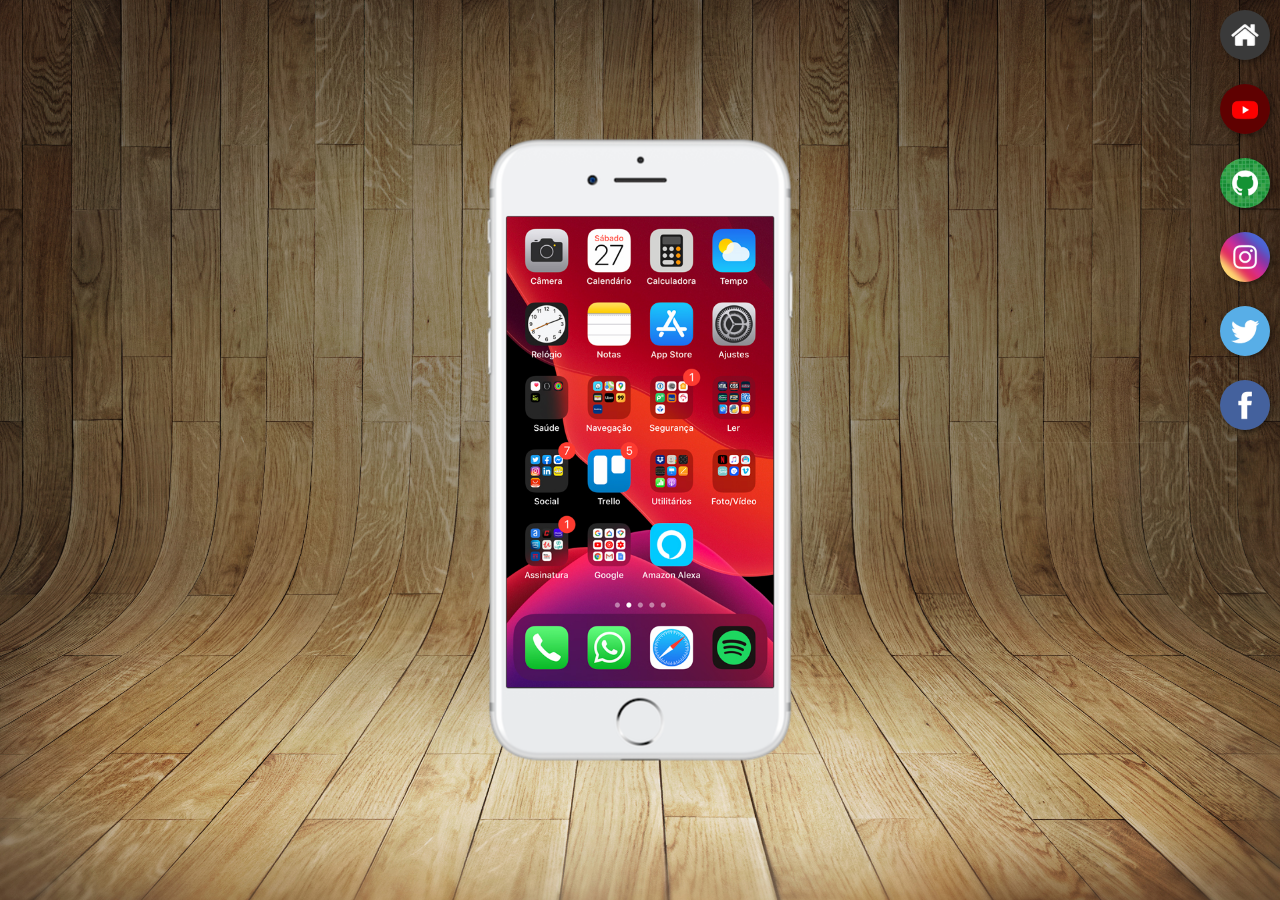
<file: index.html>
<!DOCTYPE html>
<html lang="pt-br">
<head>
    <meta charset="UTF-8">
    <meta name="viewport" content="width=device-width, initial-scale=1.0">
    <title>Projeto Redes Socias</title>
    <link rel="shortcut icon" href="favicon.ico" type="image/x-icon">
    <link rel="stylesheet" href="estilos/style.css">
</head>
<body>
    <main>
        <section id="telefone">
            <iframe src="home.html" frameborder="0" name="tela" id="tela"> Seu navegador não é compativel com isso.</iframe>
        </section>
        <section id="redes-sociais">
            <a href="home.html" target="tela"><img src="imagens/logo-home.jpg" alt="Home"></a><br>
            <a href="youtube.html" target="tela"><img src="imagens/logo-youtube.jpg" alt="Youtube"></a><br>
            <a href="github.html" target="tela"><img src="imagens/logo-github.jpg" alt="Github"></a><br>
            <a href="instagram.html" target="tela"><img src="imagens/logo-instagram.jpg" alt="Instagram"></a><br>
            <a href="x.html" target="tela"><img src="imagens/logo-twitter.jpg" alt="twitter"></a><br>
            <a href="facebook.html" target="tela"><img src="imagens/logo-facebook.jpg" alt="Facebook"></a>
        </section>
    </main>
</body>
</html>
</file>
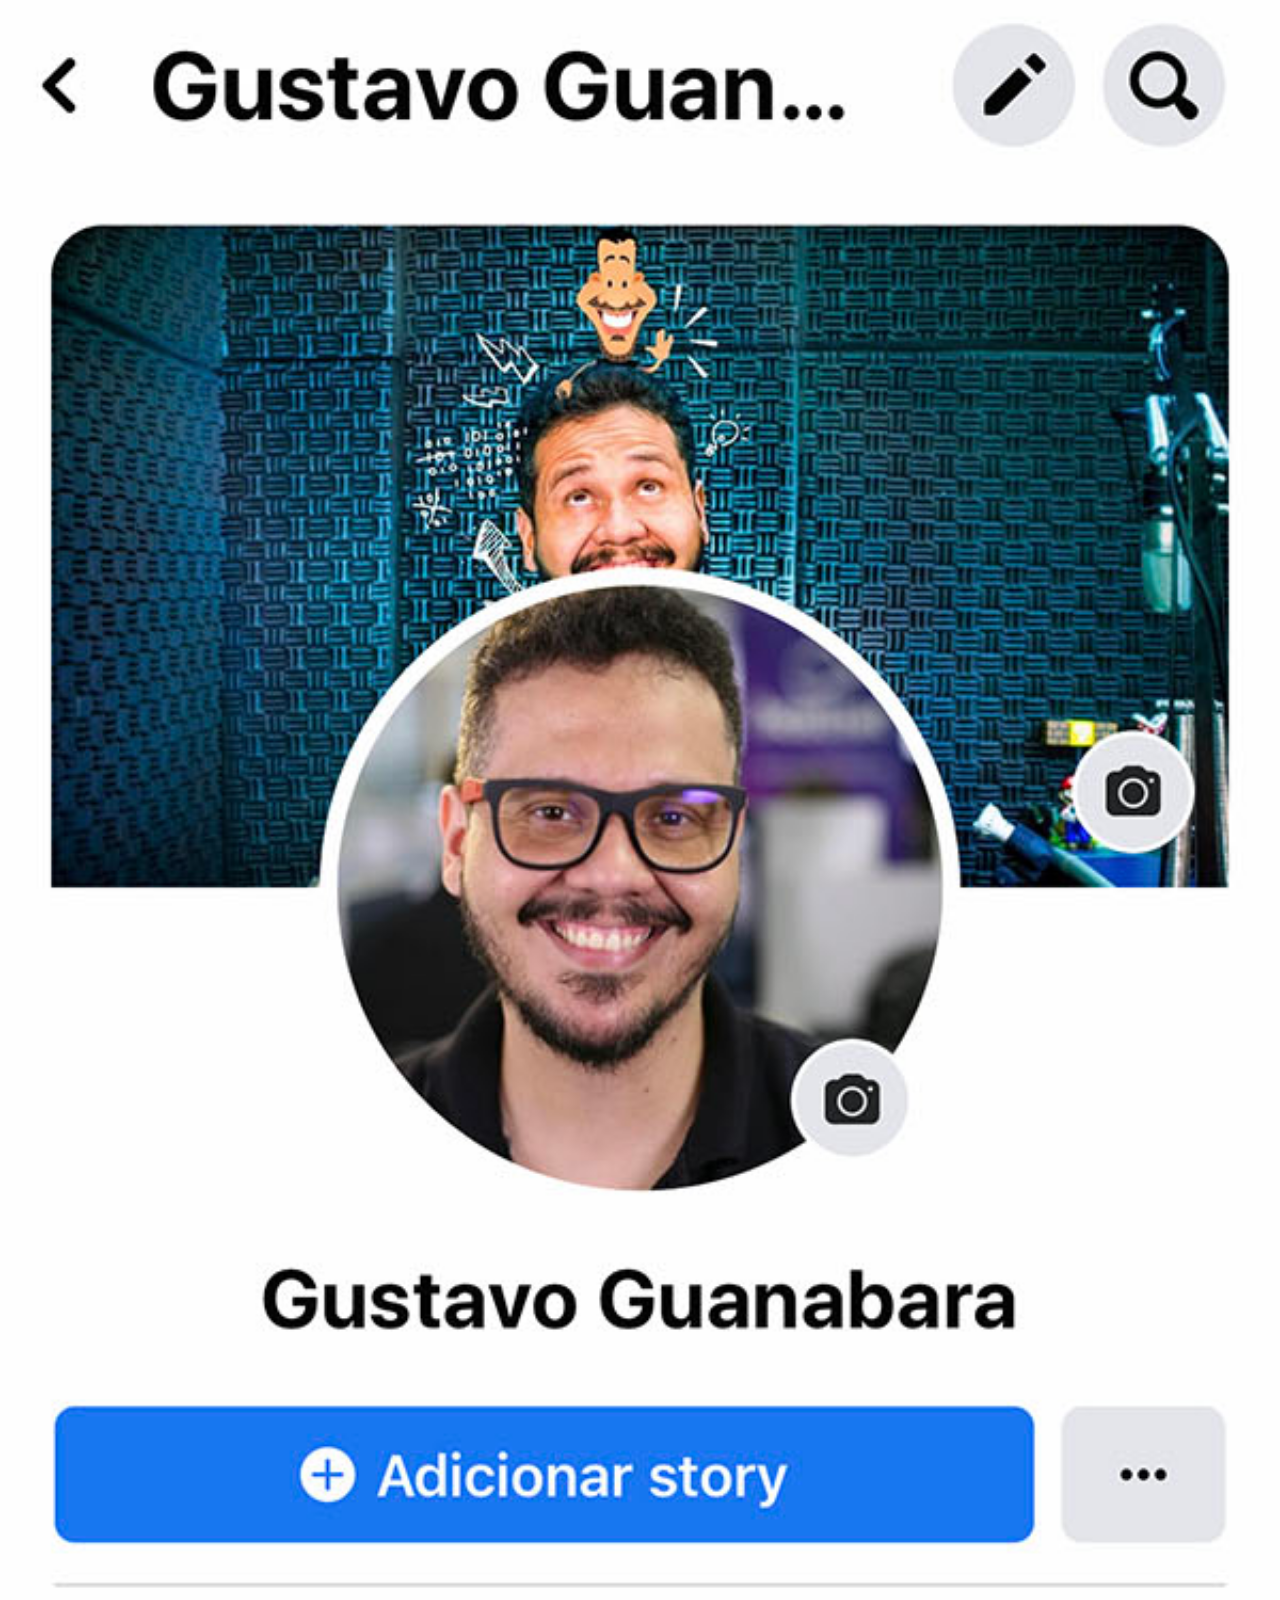
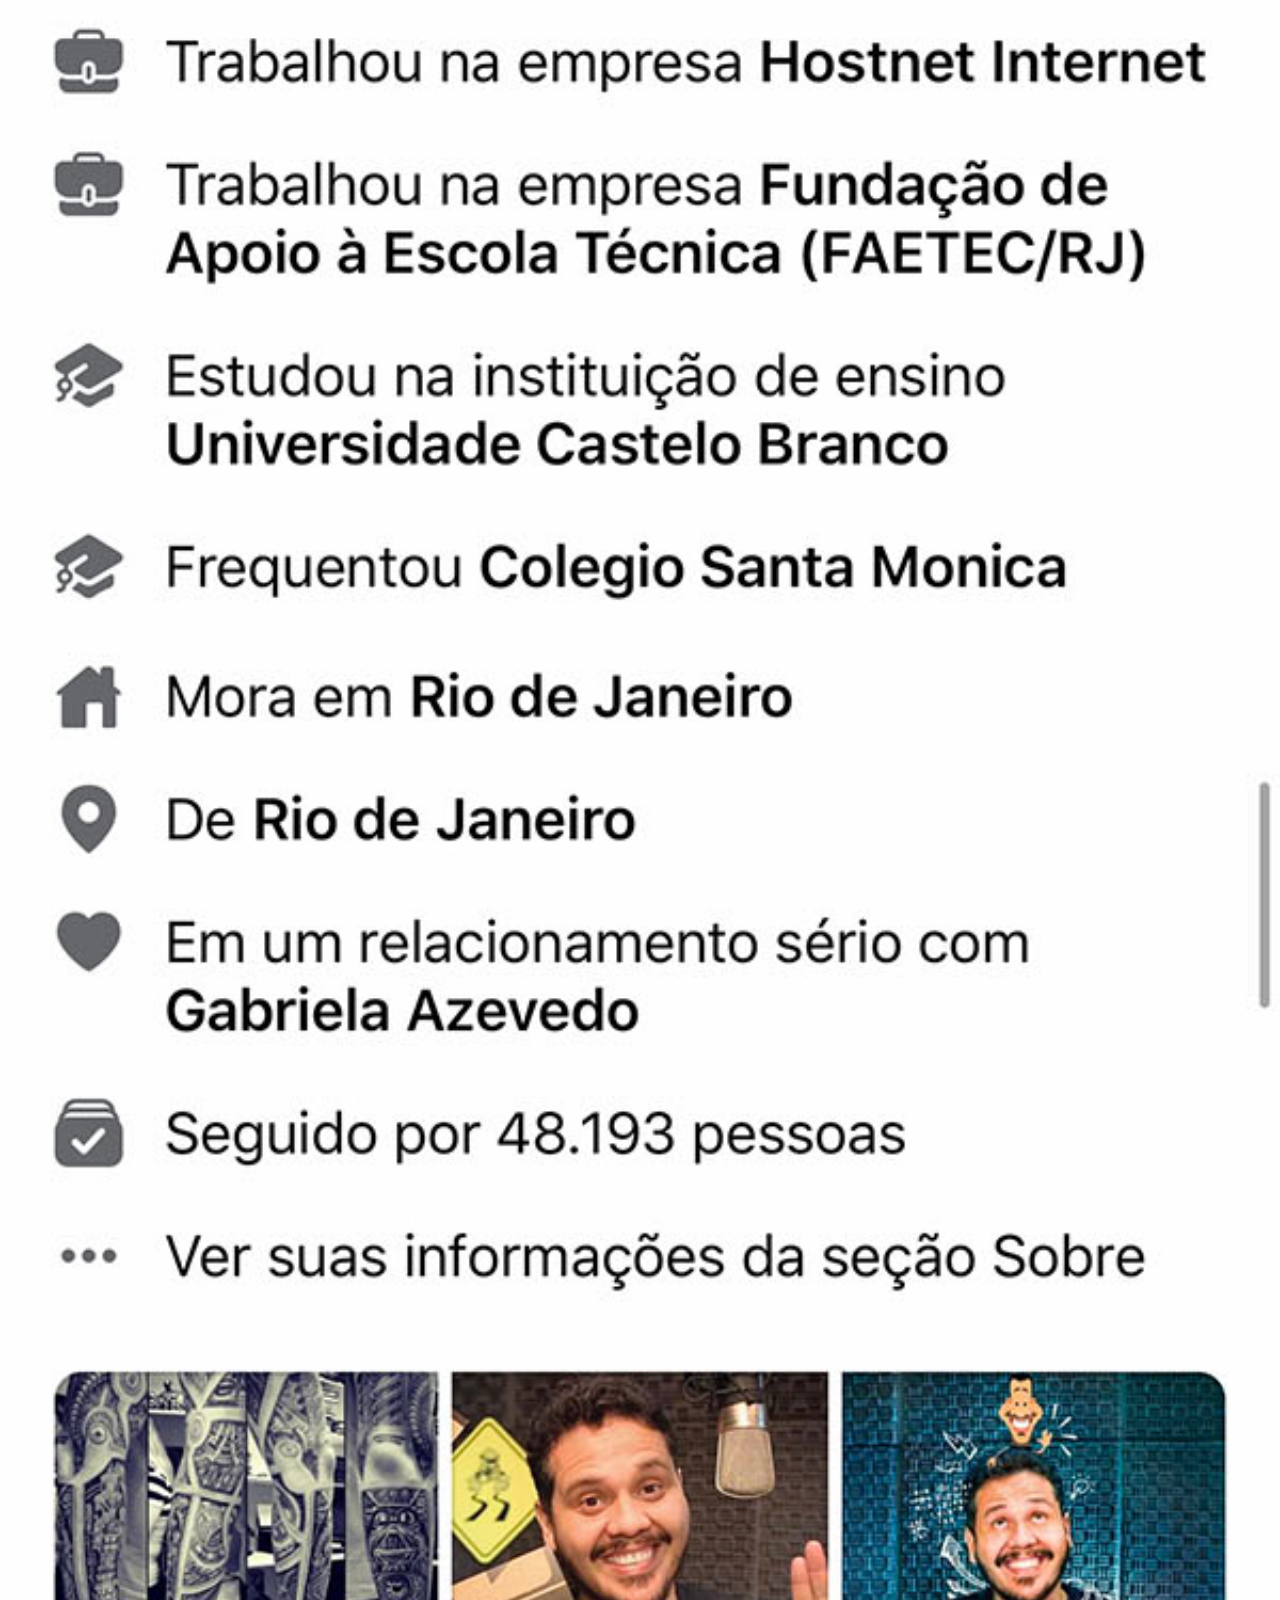
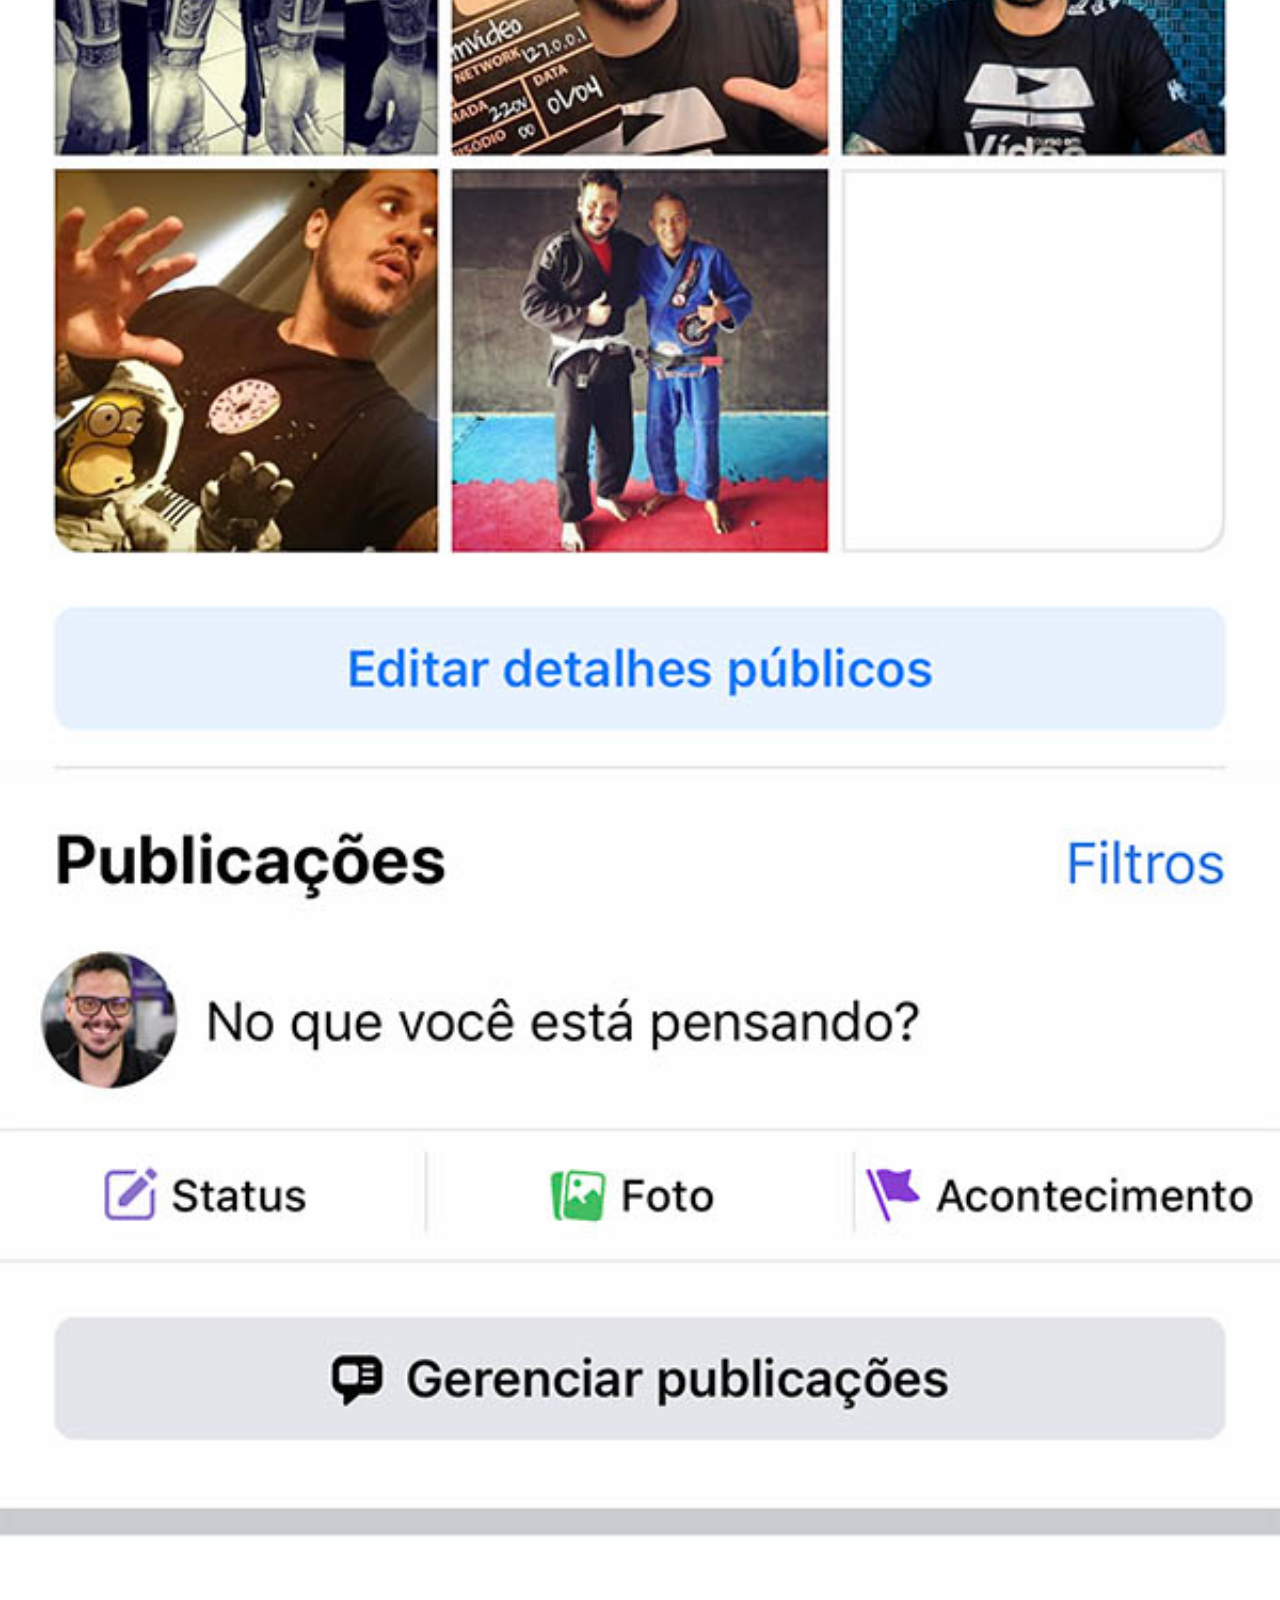
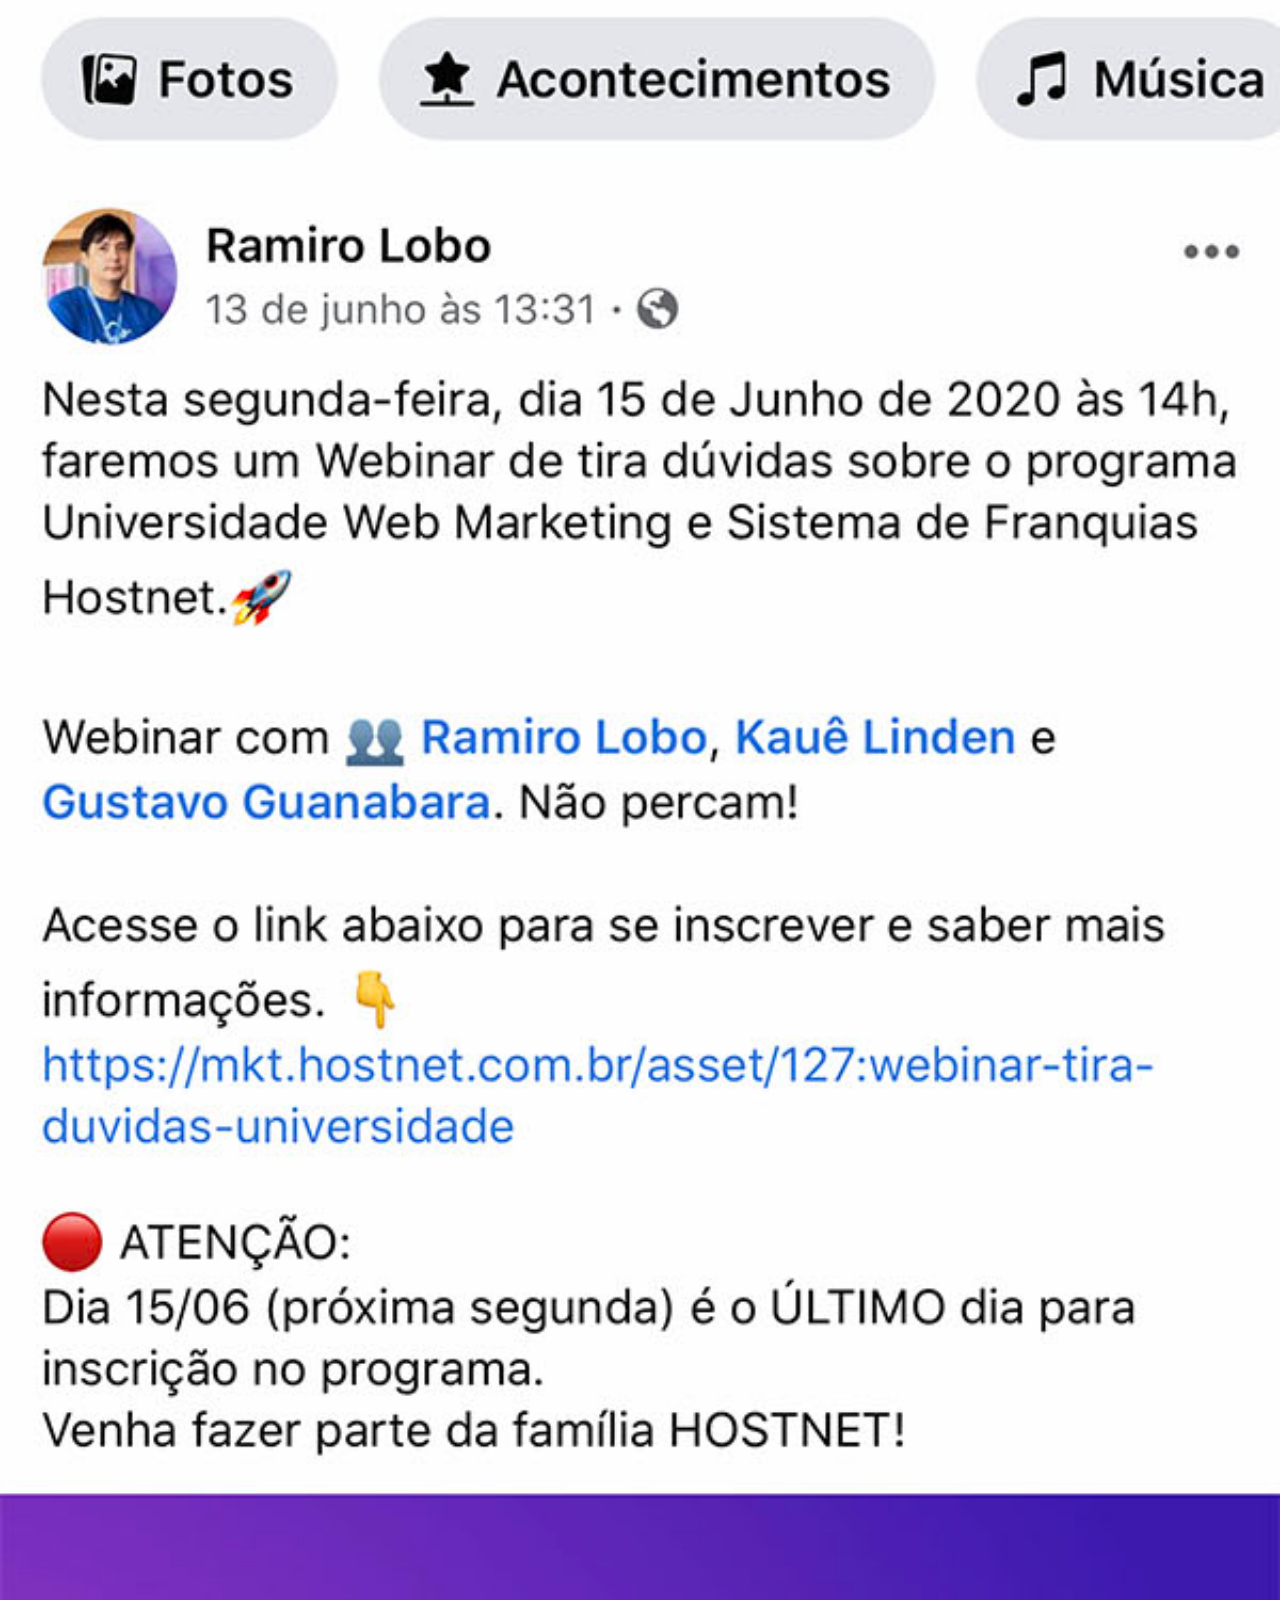
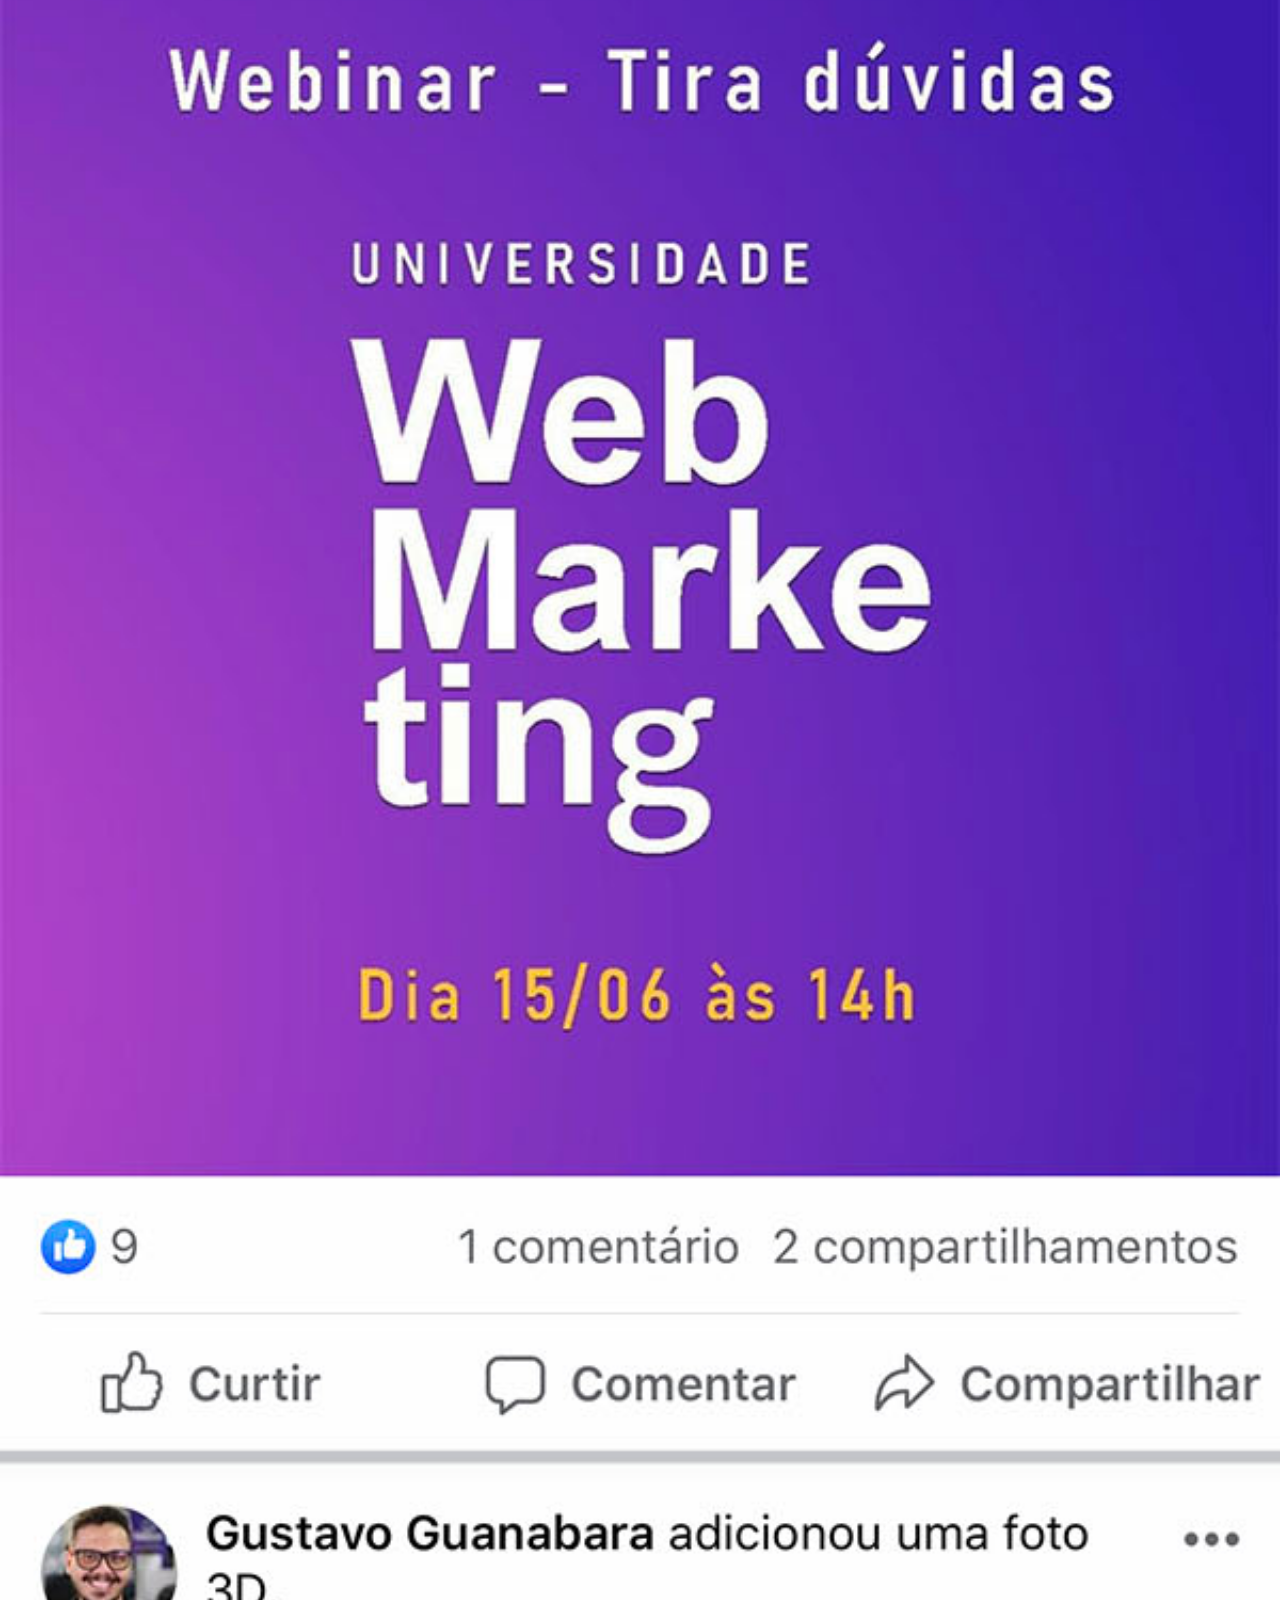
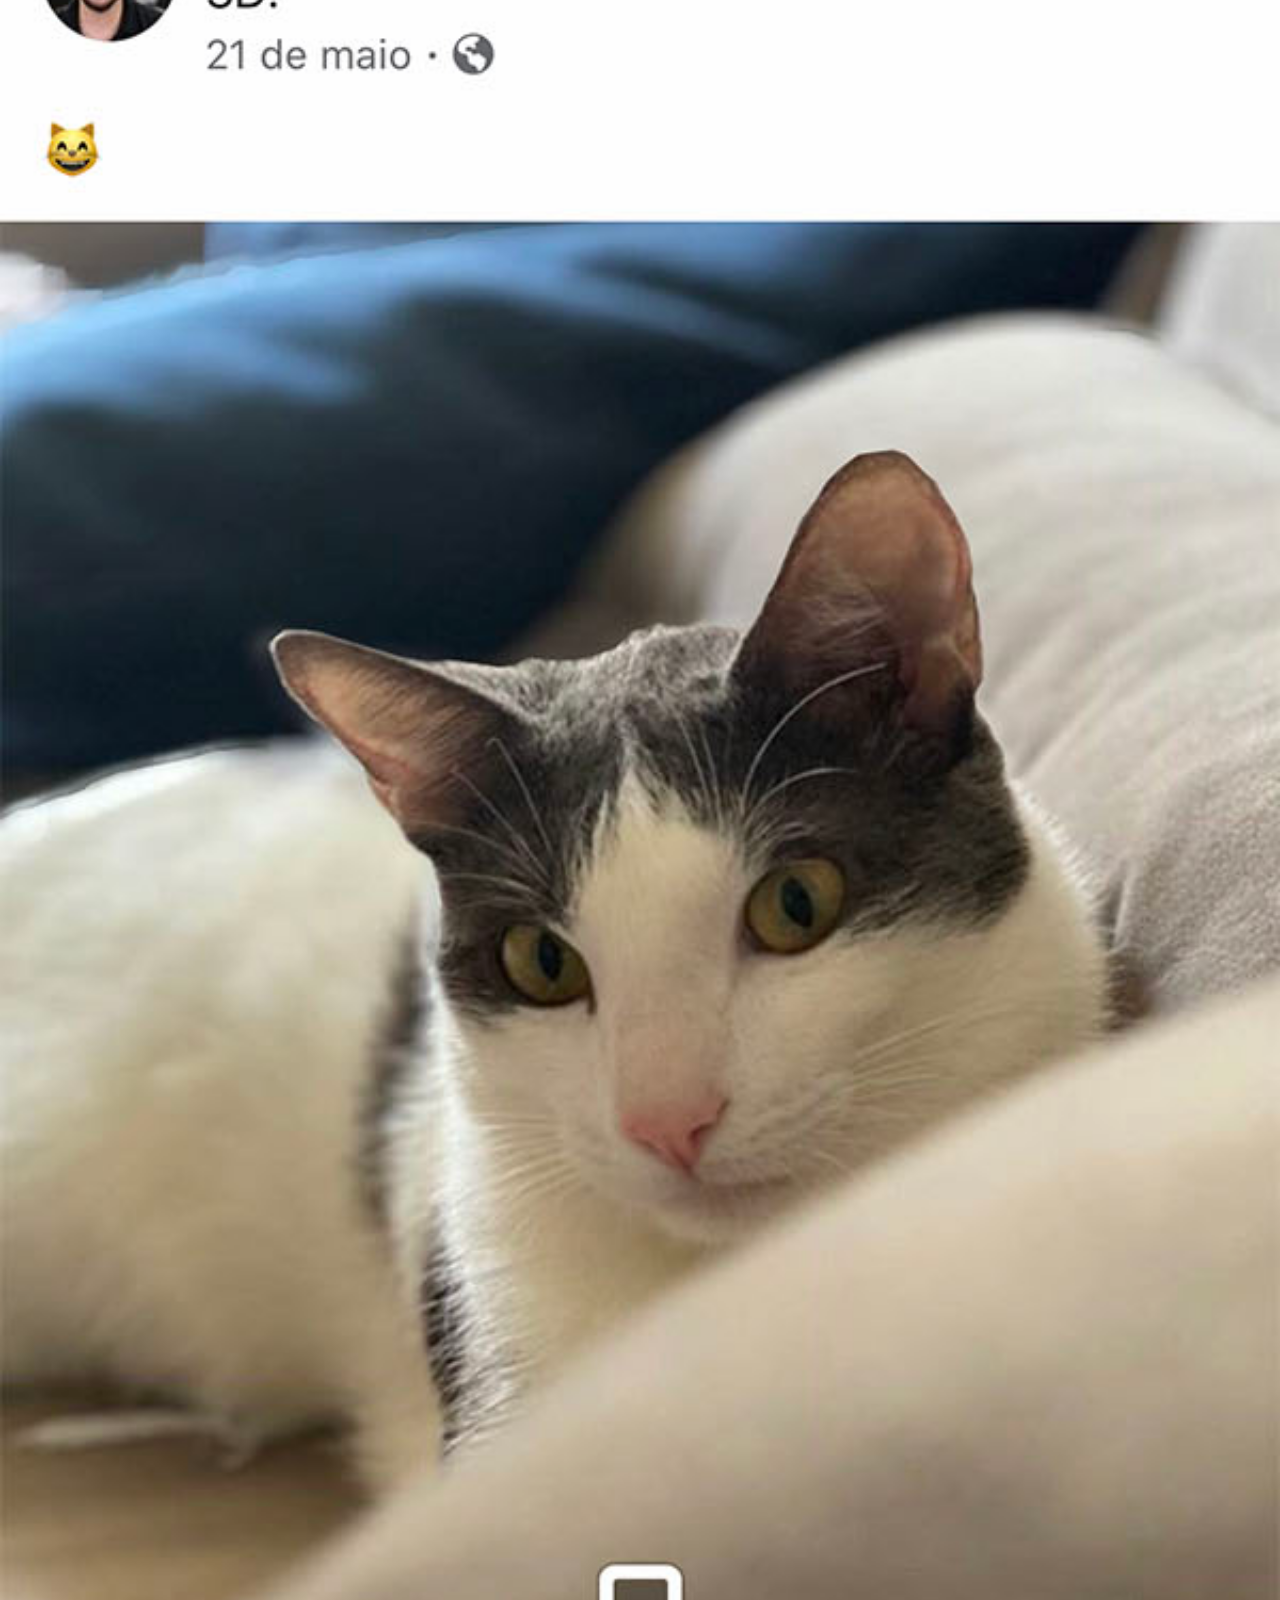
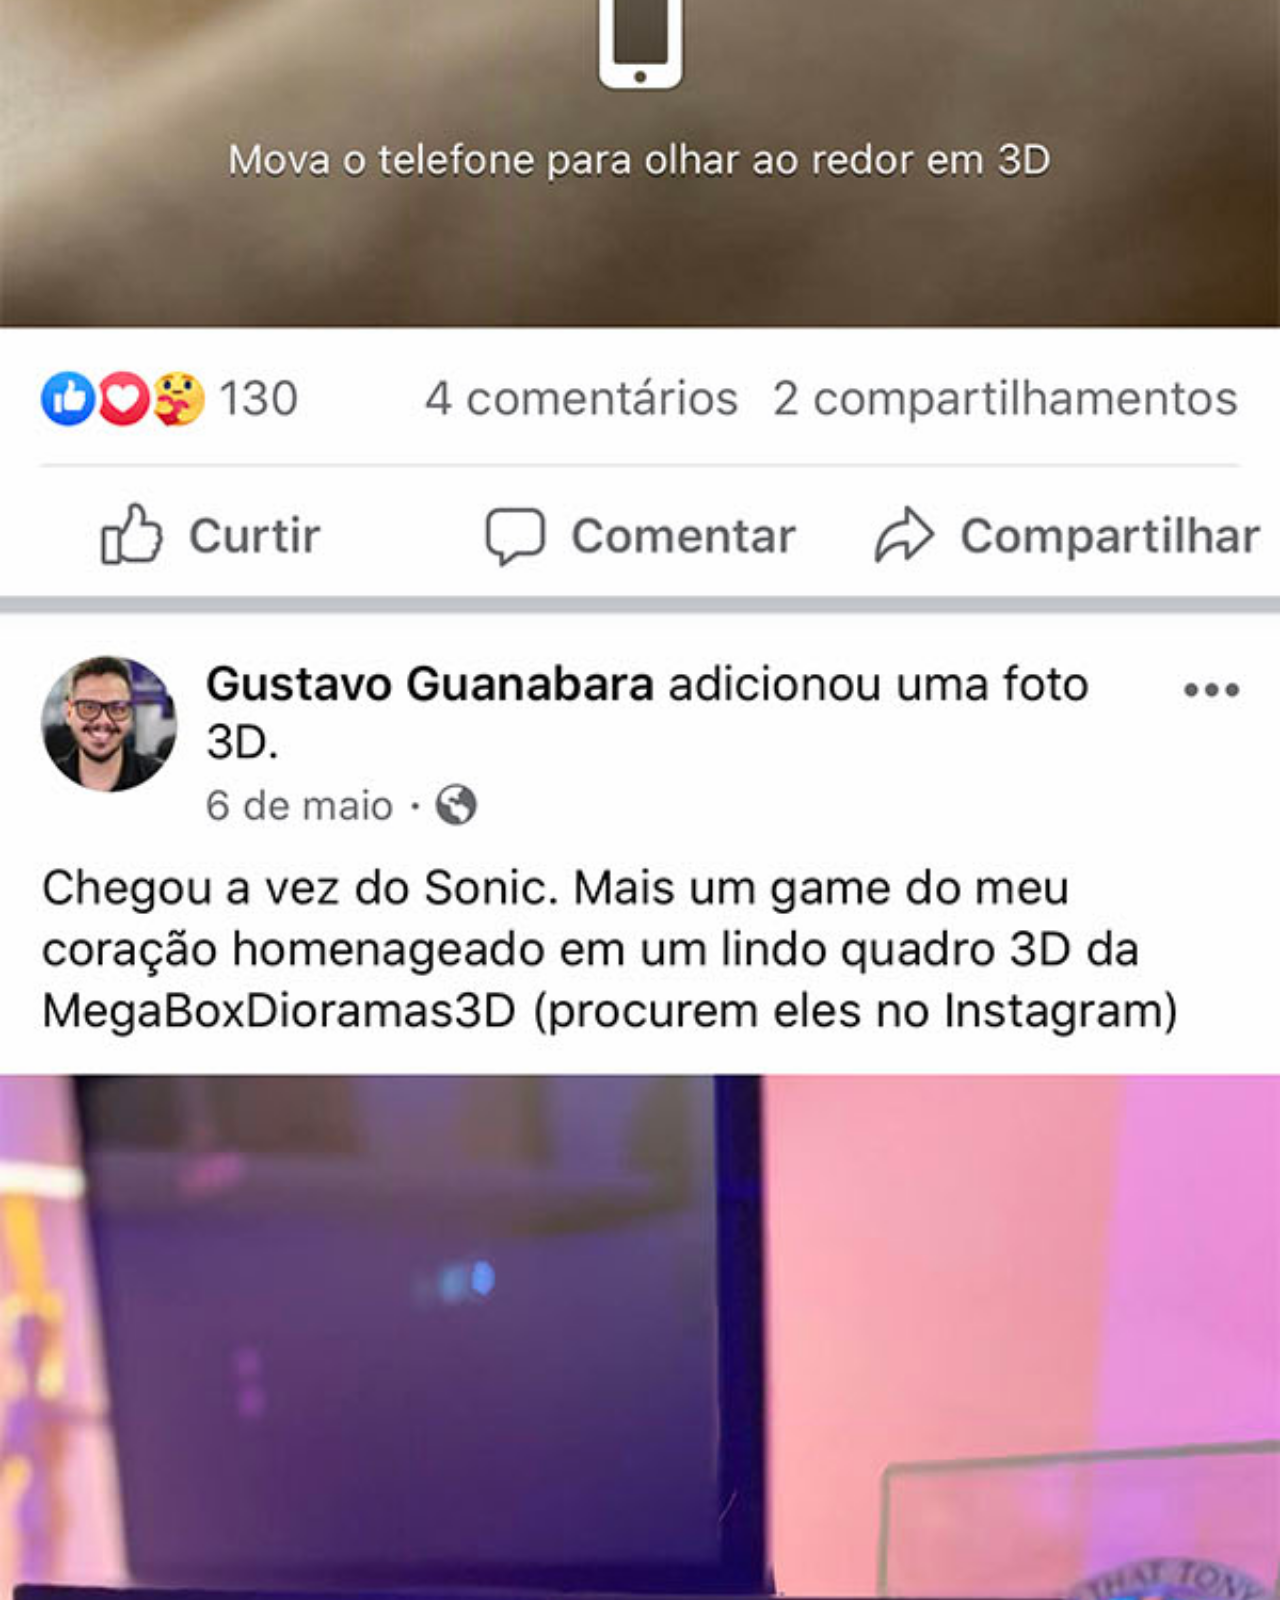
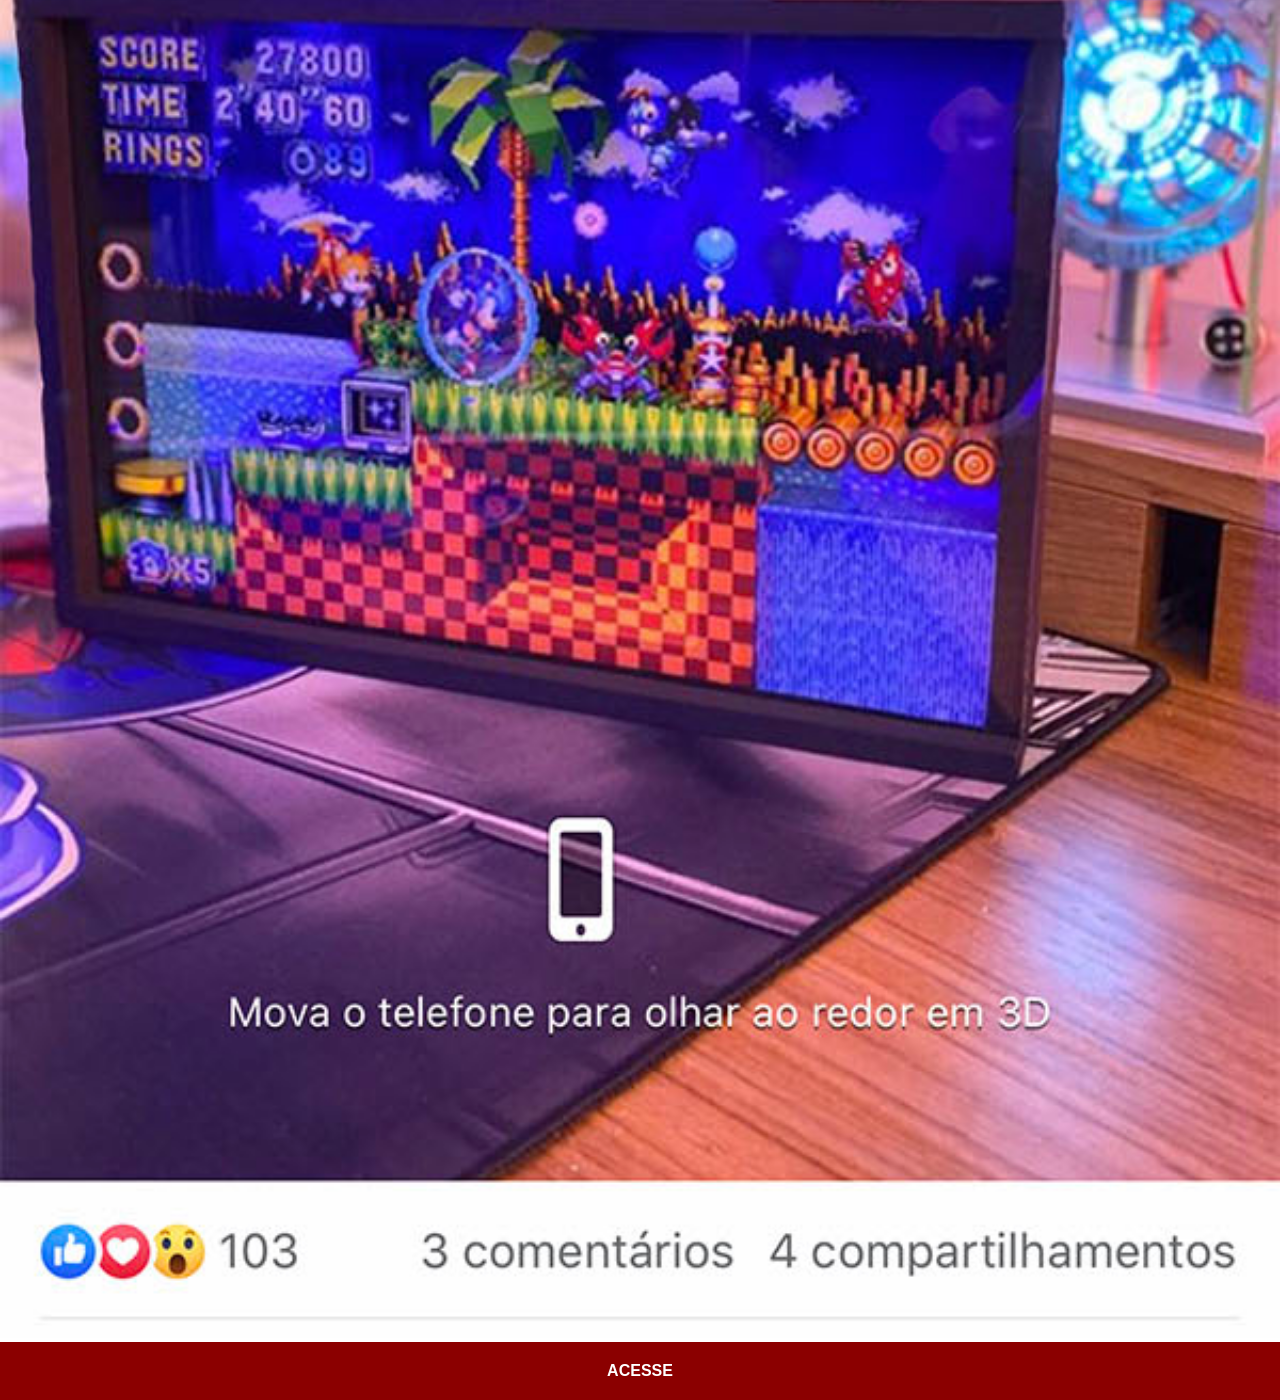
<file: facebook.html>
<!DOCTYPE html>
<html lang="pt-br">
<head>
    <meta charset="UTF-8">
    <meta name="viewport" content="width=device-width, initial-scale=1.0">
    <title>Facebook</title>
    <link rel="stylesheet" href="estilo/social.css">
</head>
<body>
    <img src="imagens/tela-facebook.jpg" alt="Facebook">
    <a href="https://facebook.com" target="_blank">ACESSE</a>
</body>
</html>
</file>
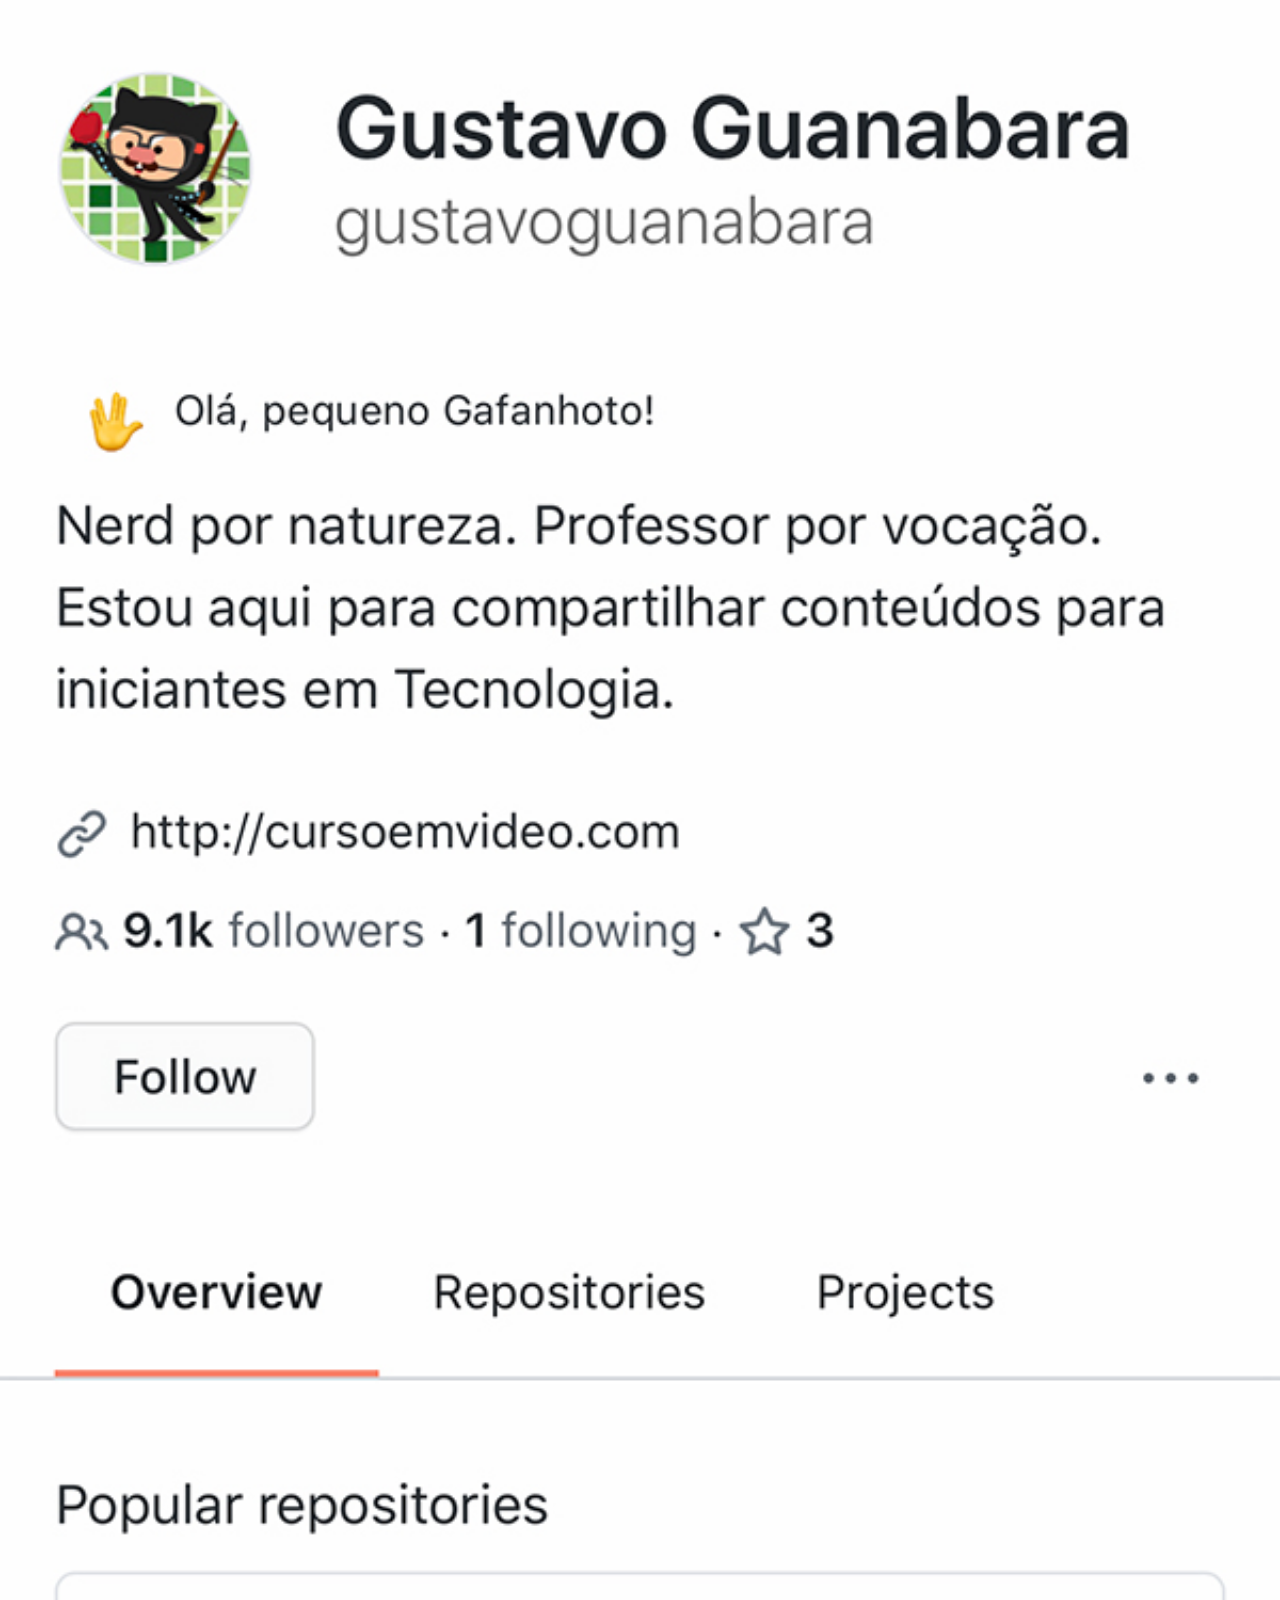
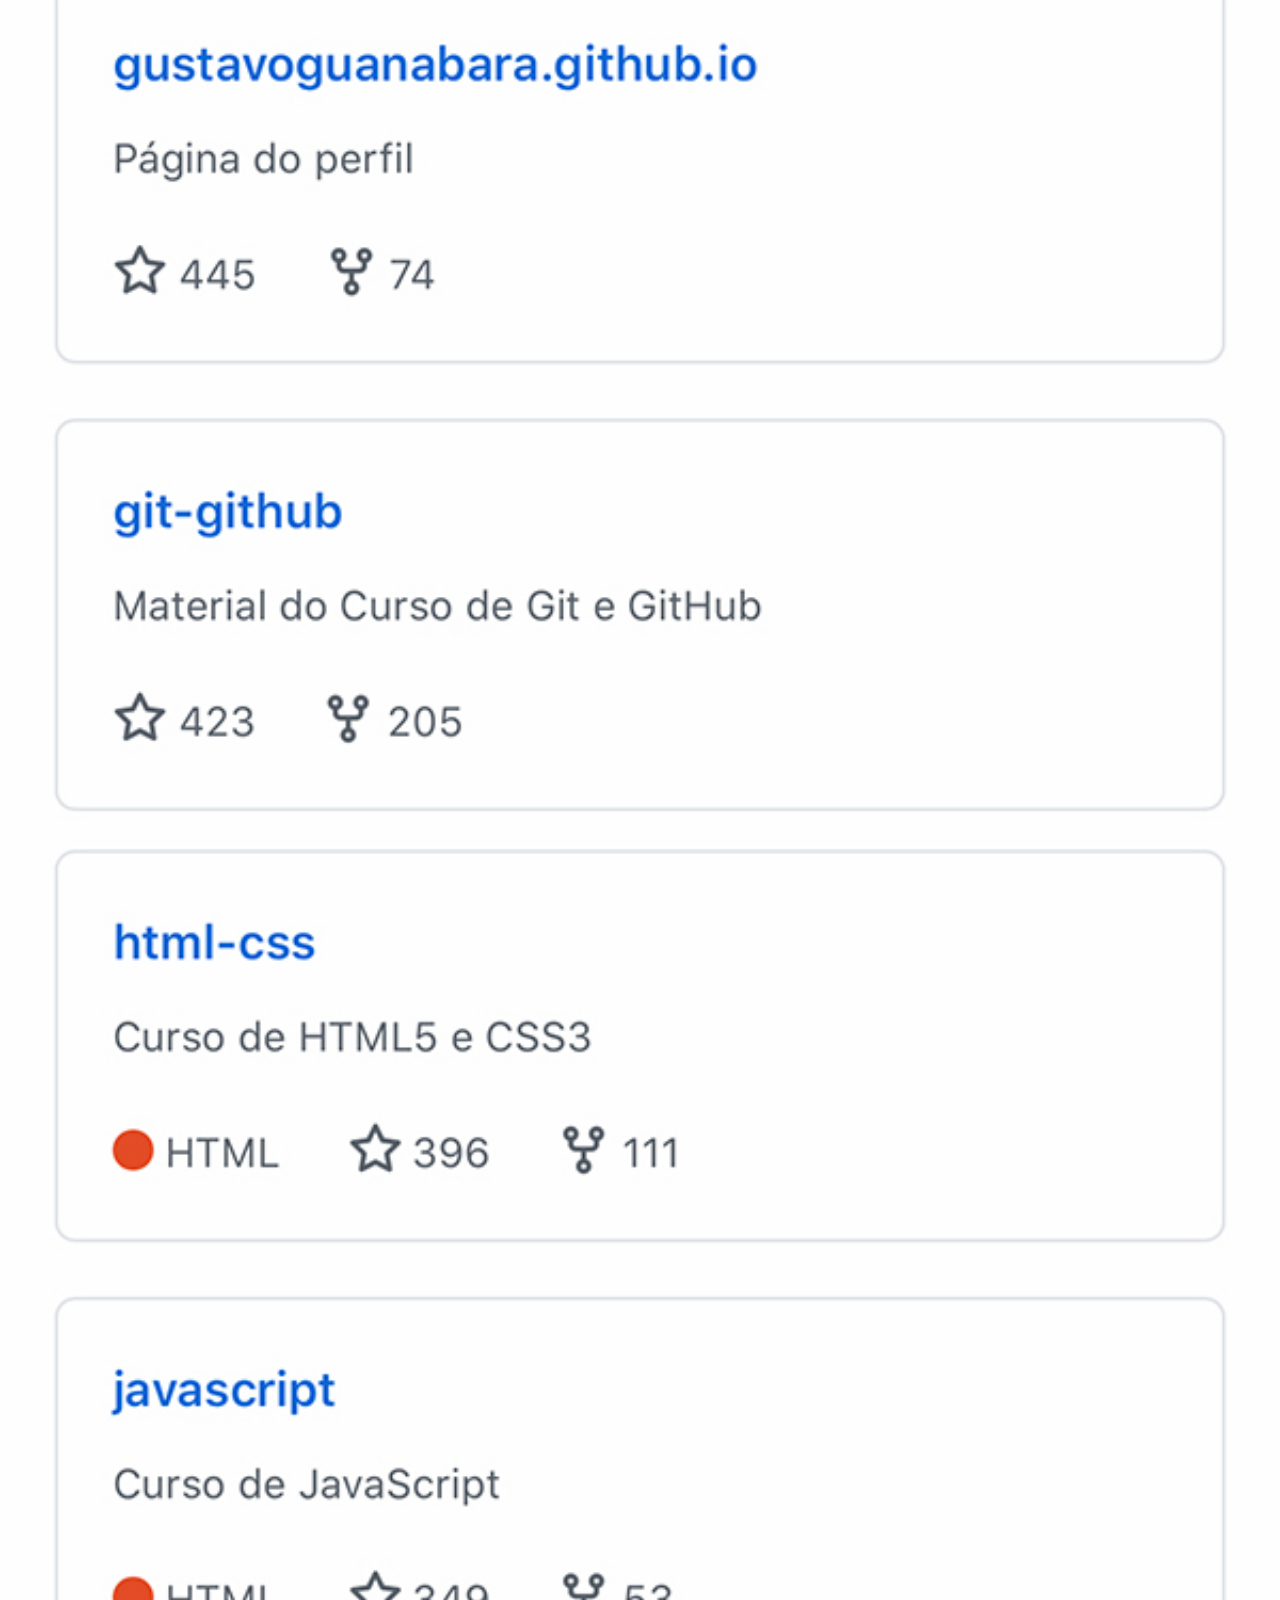
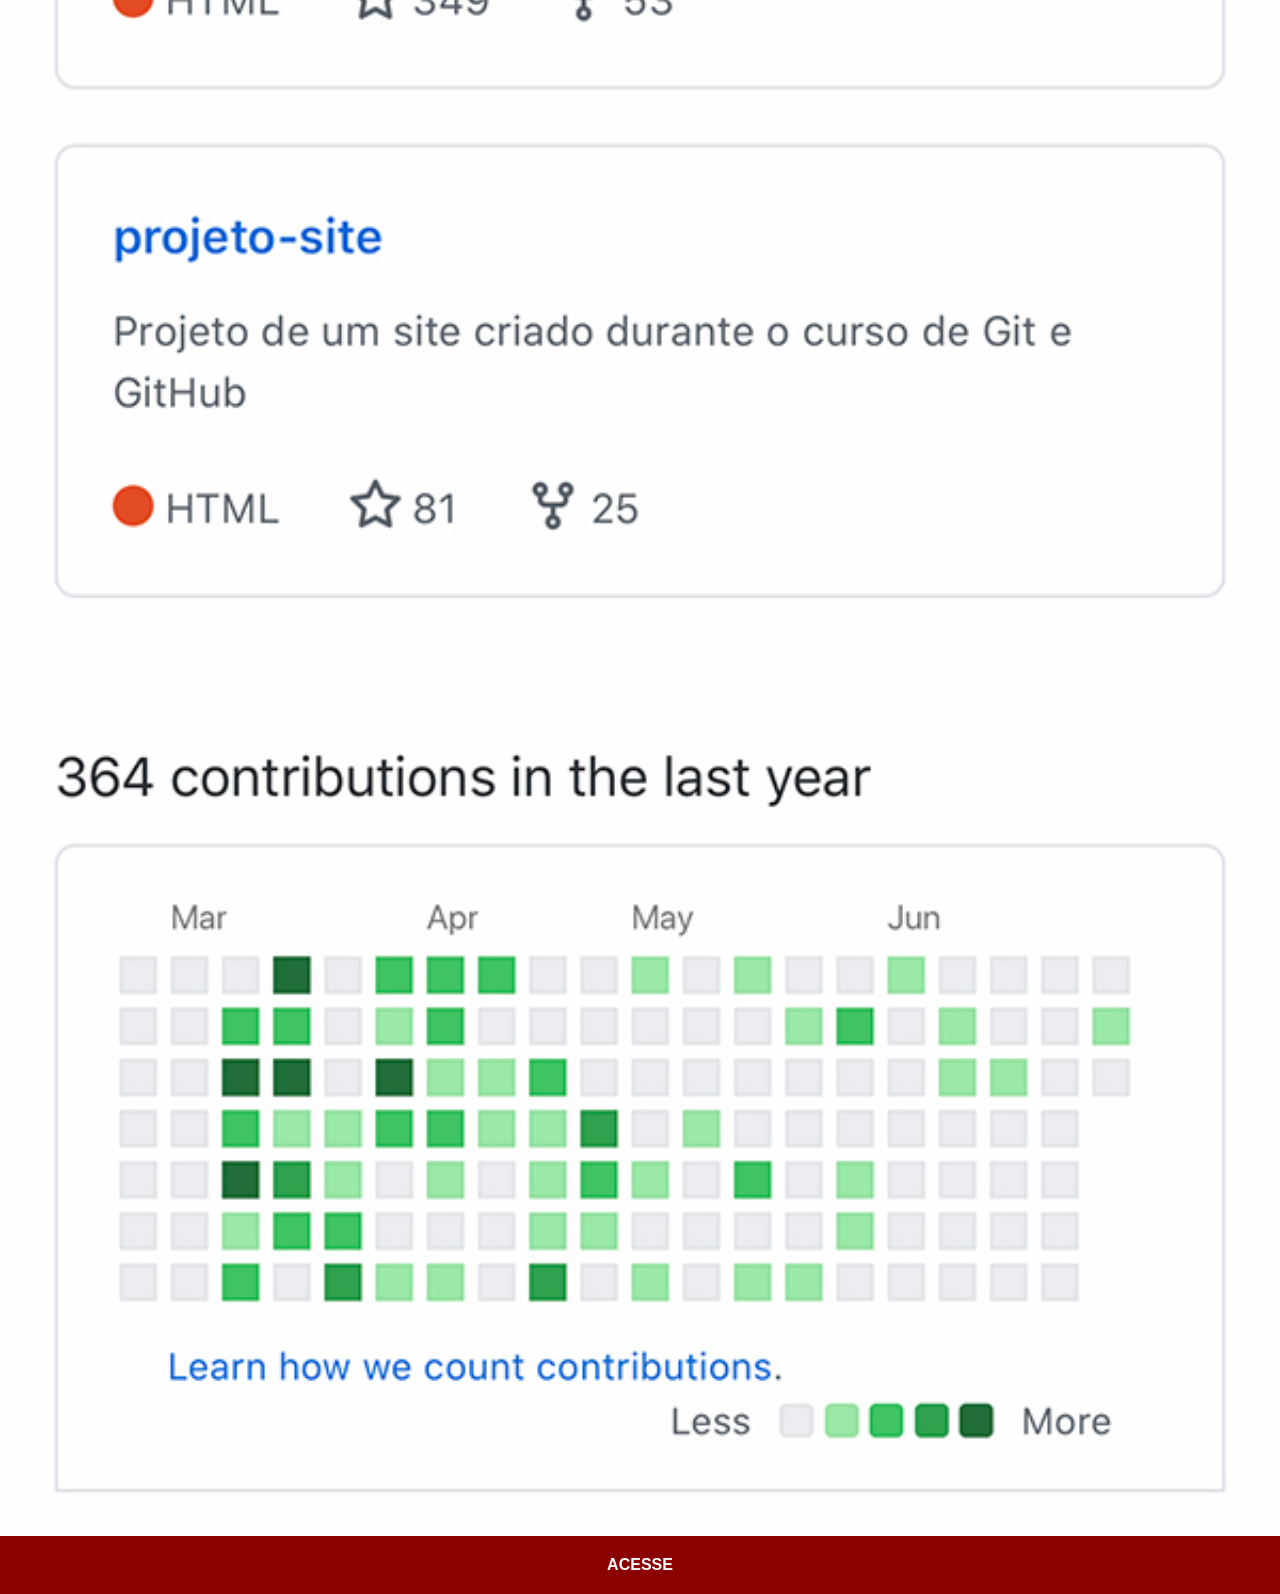
<file: github.html>
<!DOCTYPE html>
<html lang="pt-br">
<head>
    <meta charset="UTF-8">
    <meta name="viewport" content="width=device-width, initial-scale=1.0">
    <title>GitHub</title>
    <link rel="stylesheet" href="estilo/social.css">
</head>
<body>
    <img src="imagens/tela-github.jpg" alt="GitHub">
    <a href="https://github.com" target="_blank">ACESSE</a>
</body>
</html>
</file>
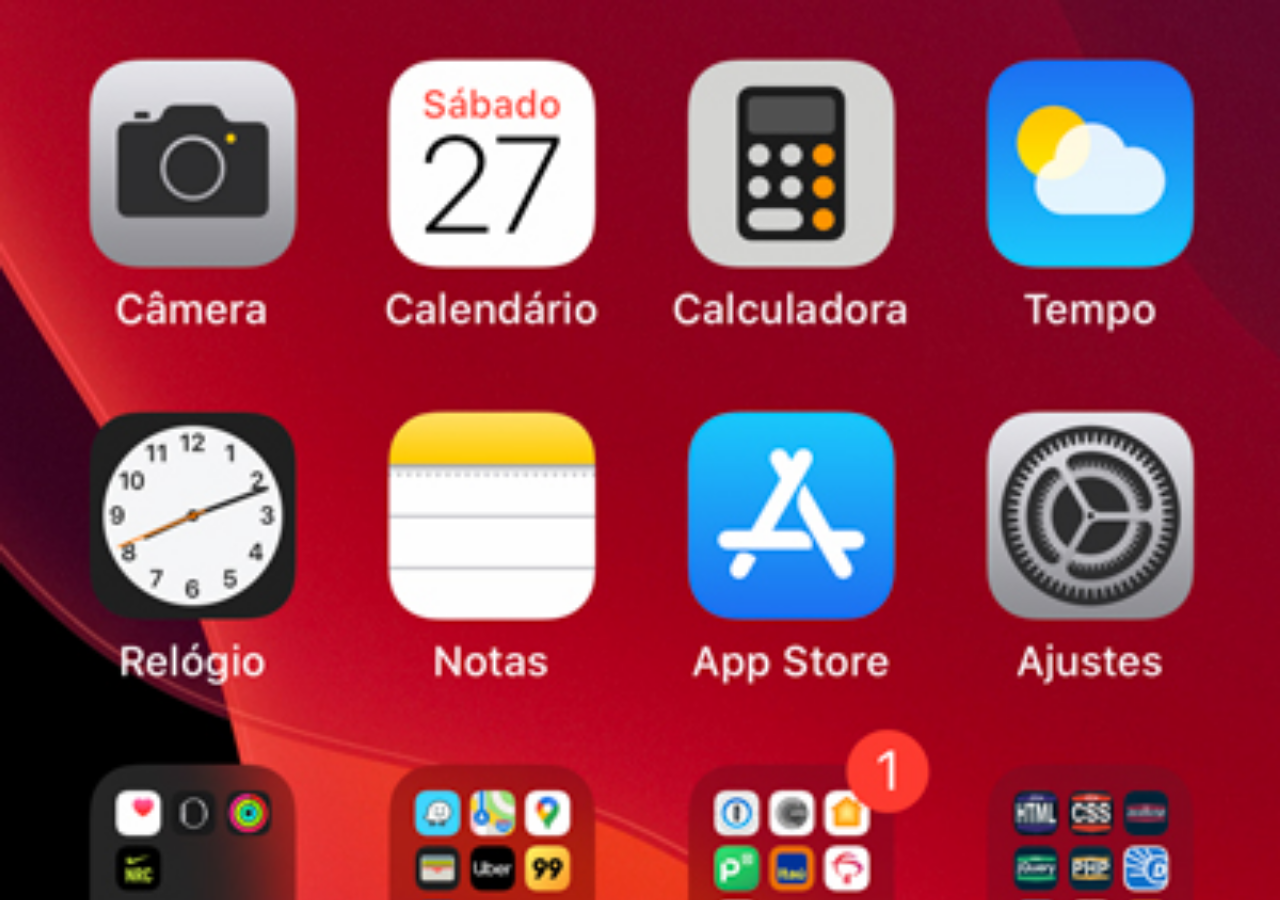
<file: home.html>
<!DOCTYPE html>
<html lang="pt-br">
<head>
    <meta charset="UTF-8">
    <meta name="viewport" content="width=device-width, initial-scale=1.0">
    <title>Home</title>
    <style>
        *{
            margin: 0px;
            padding: 0px;
        }

        body {
            width: 100vw;
            height: 100vh;
            background: black url(imagens/tela-home.jpg) no-repeat top center;
            background-size: cover;
        }
    </style>
</head>
<body>
    
</body>
</html>
</file>
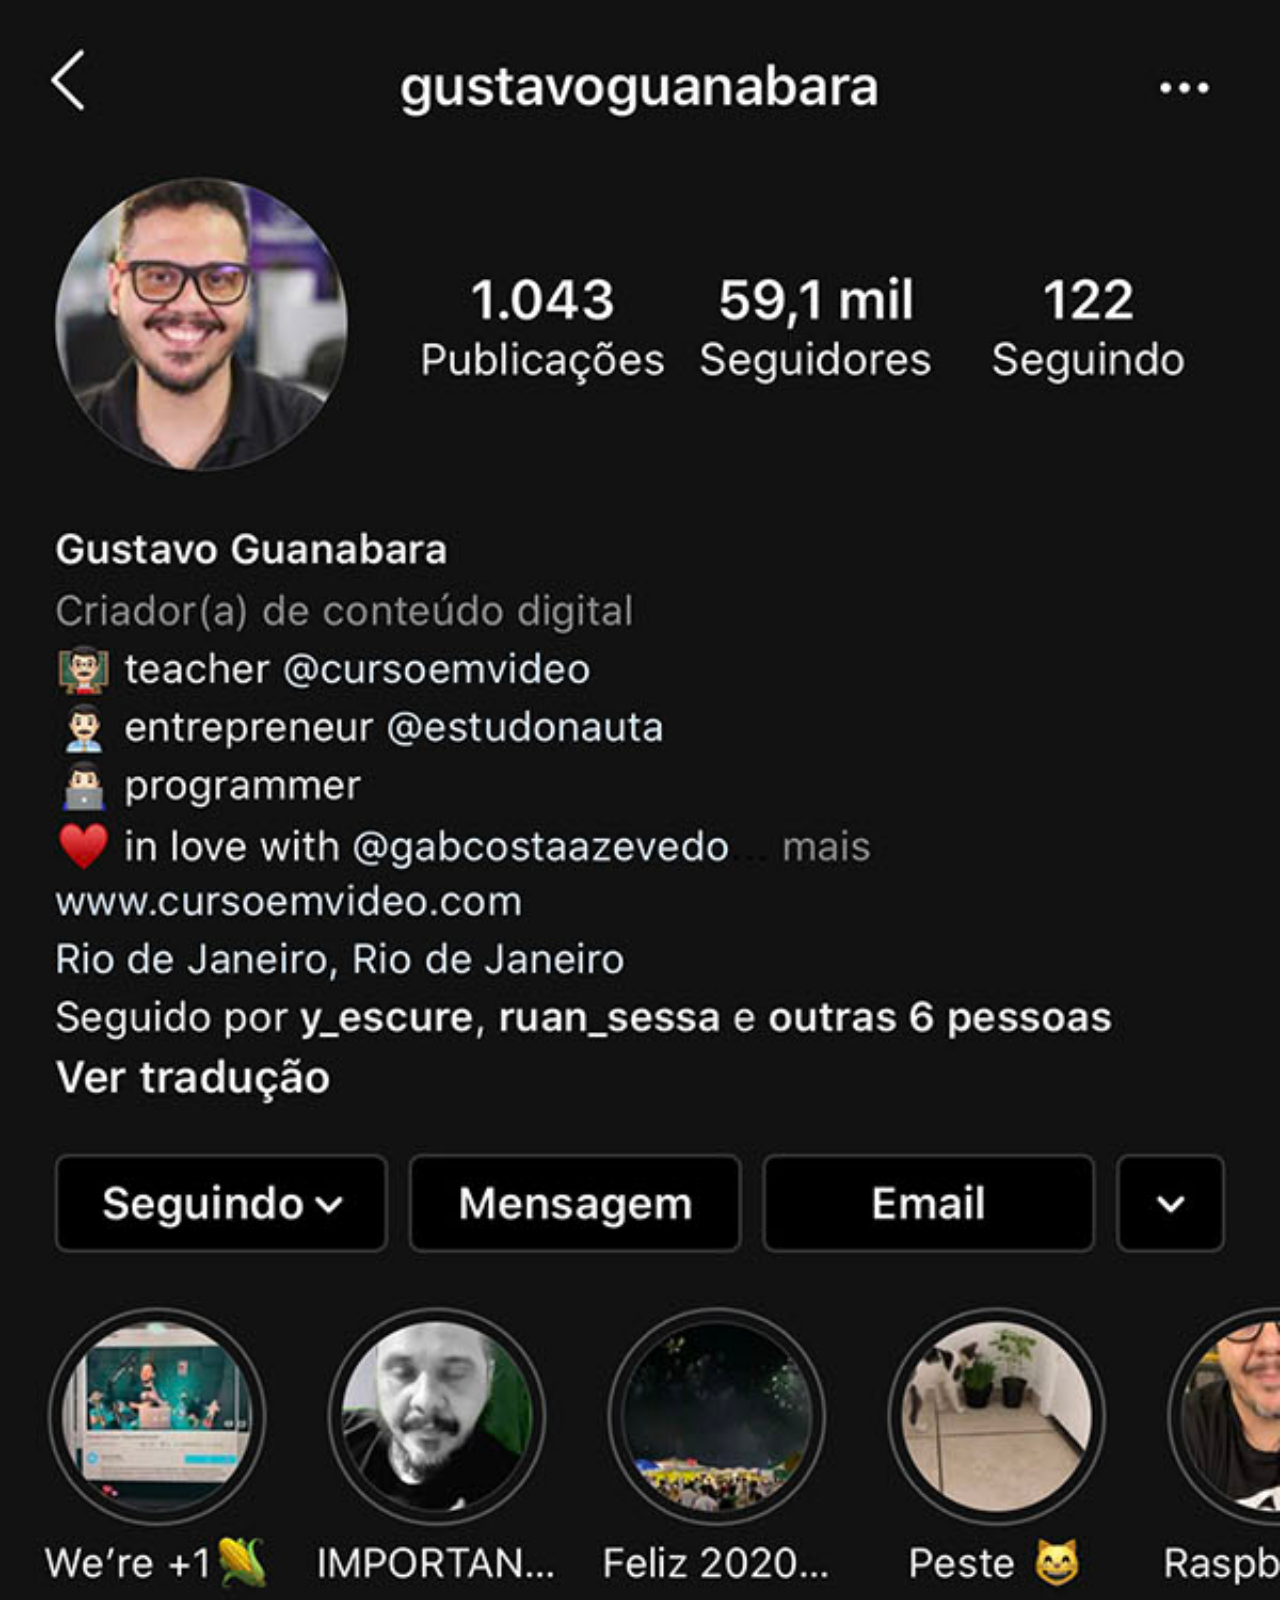
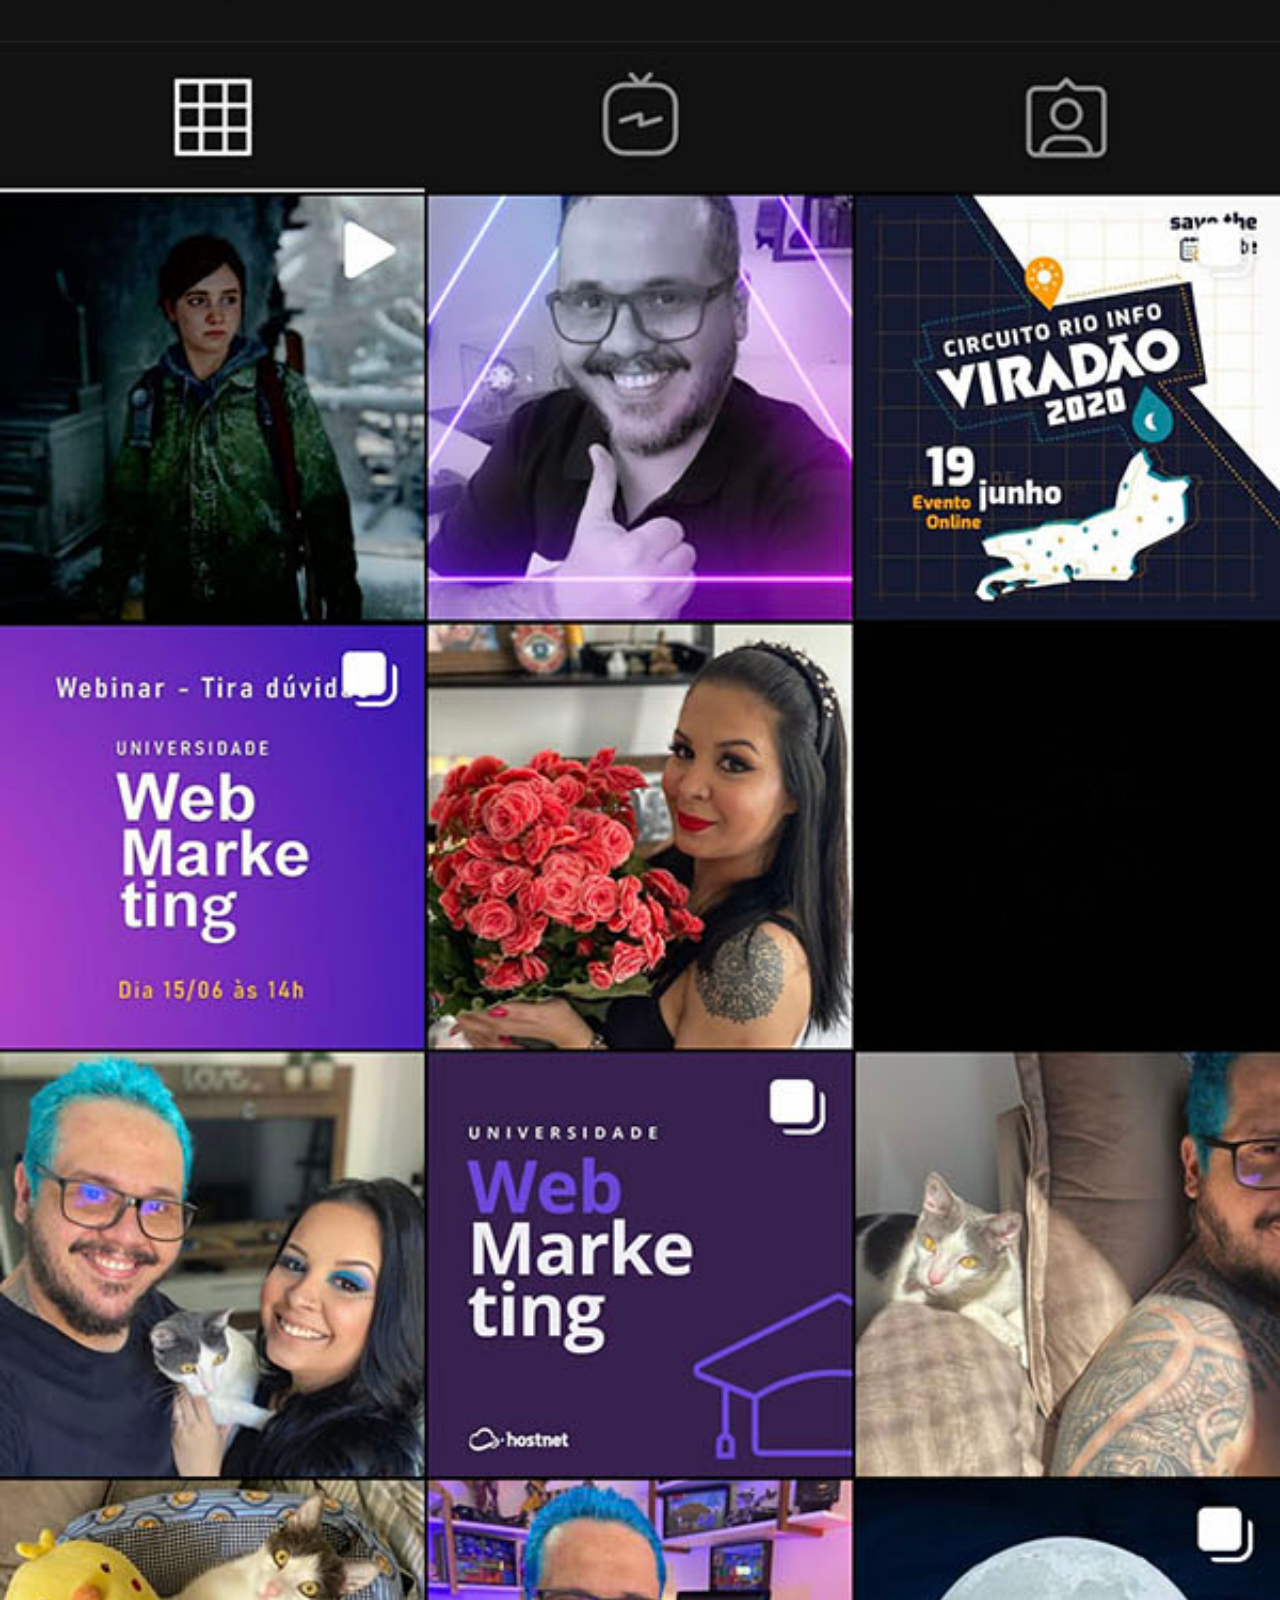
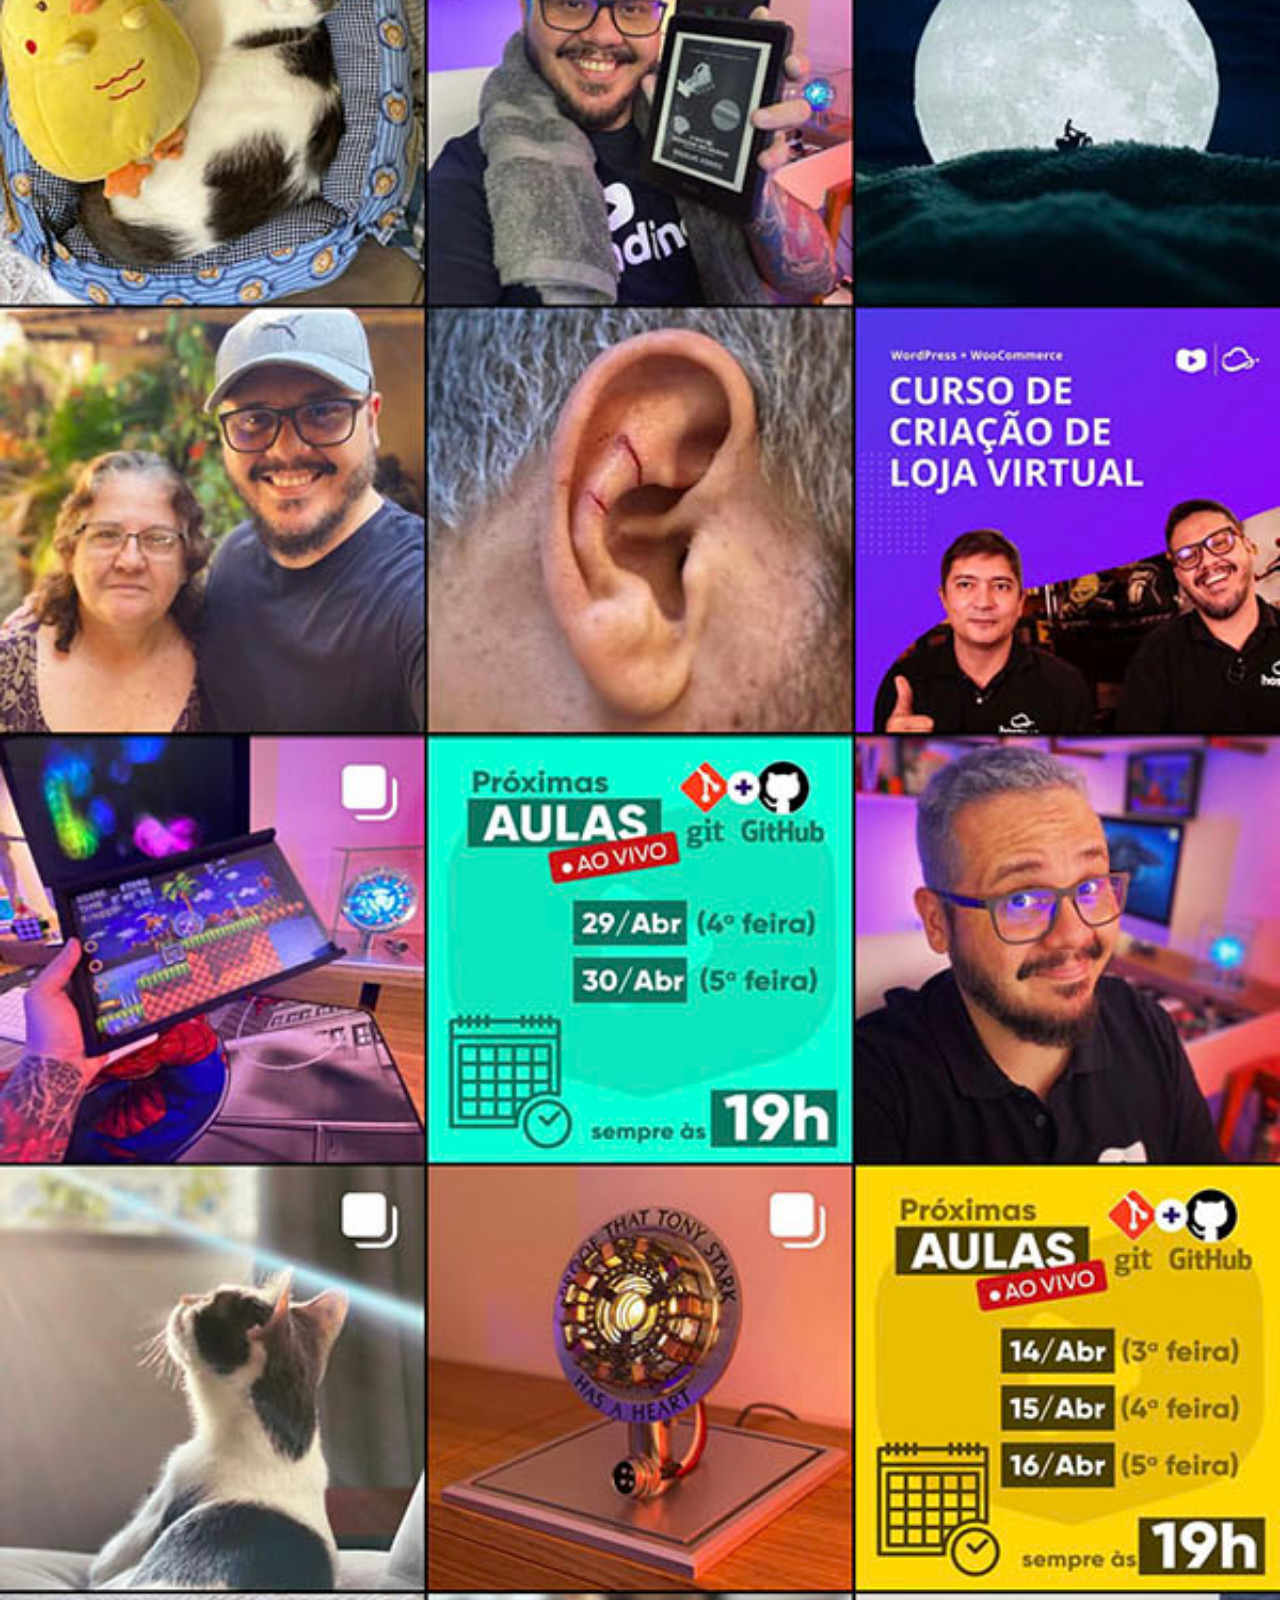
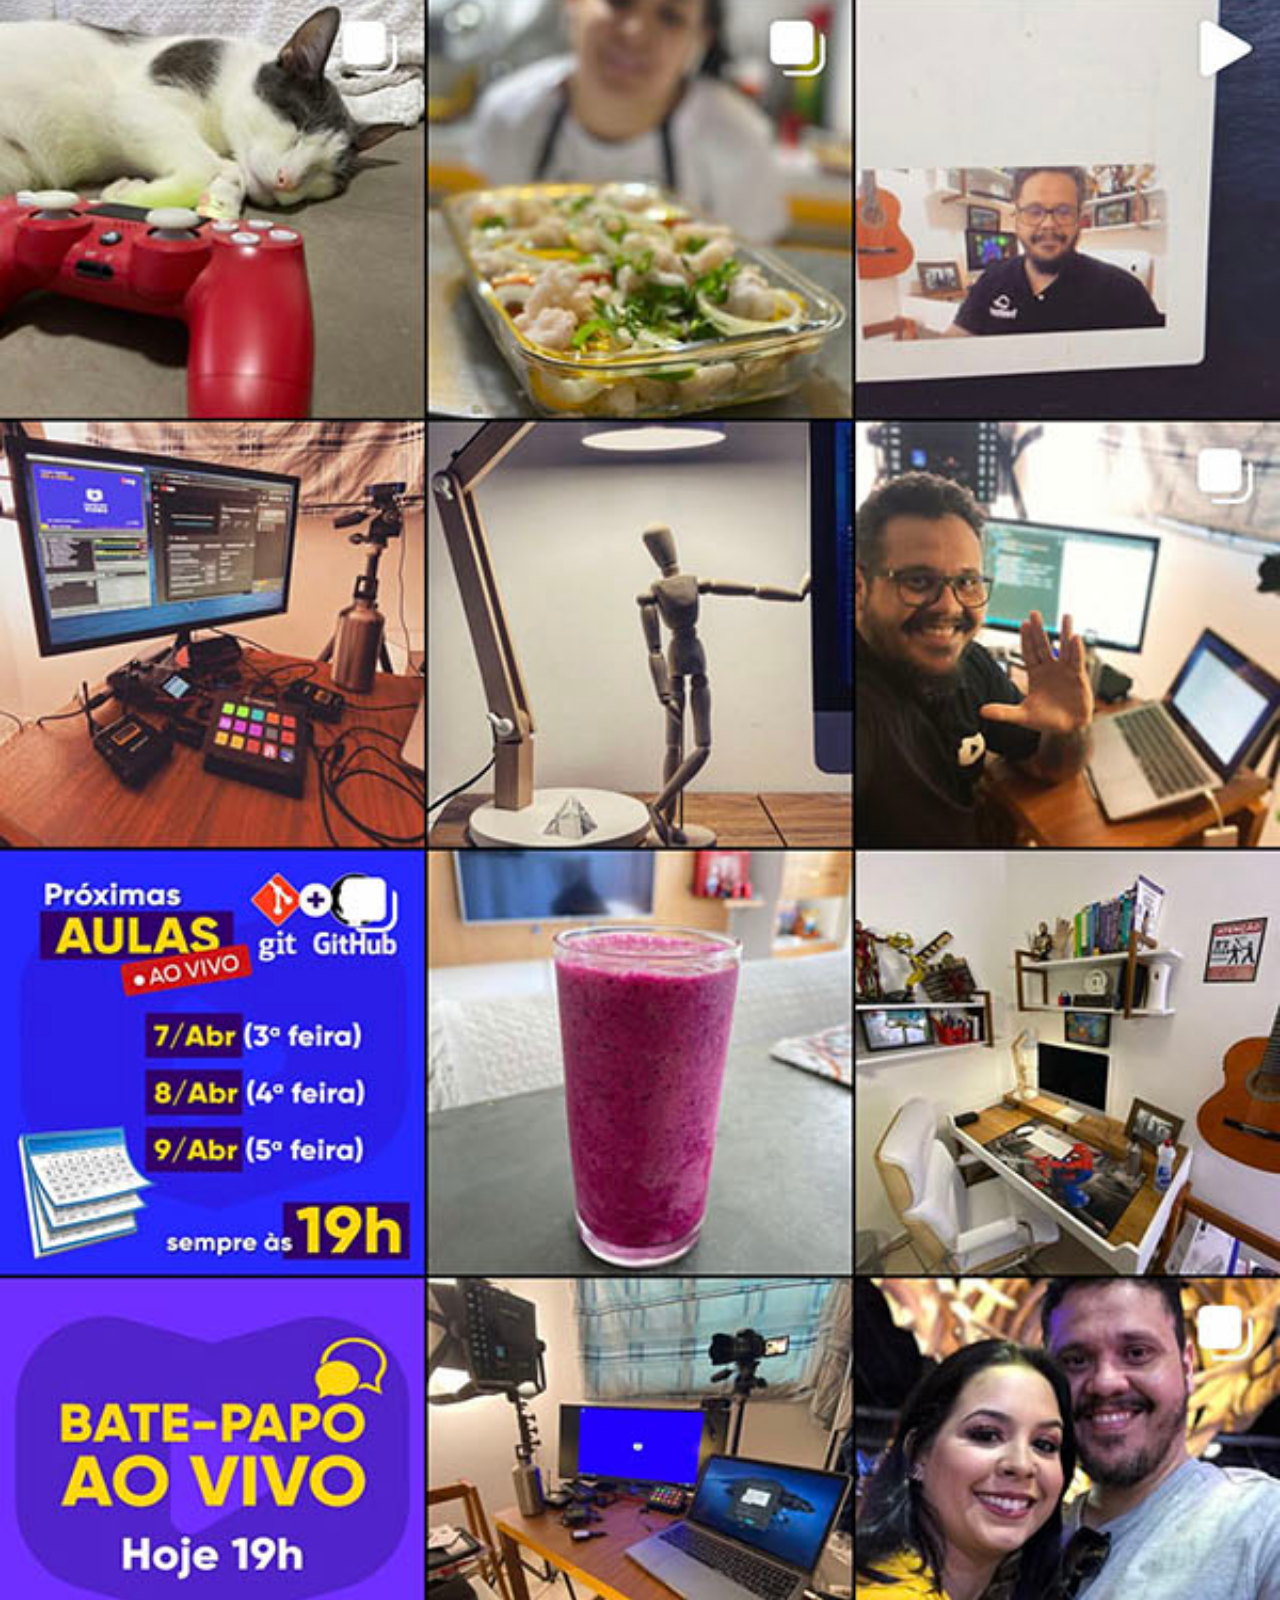
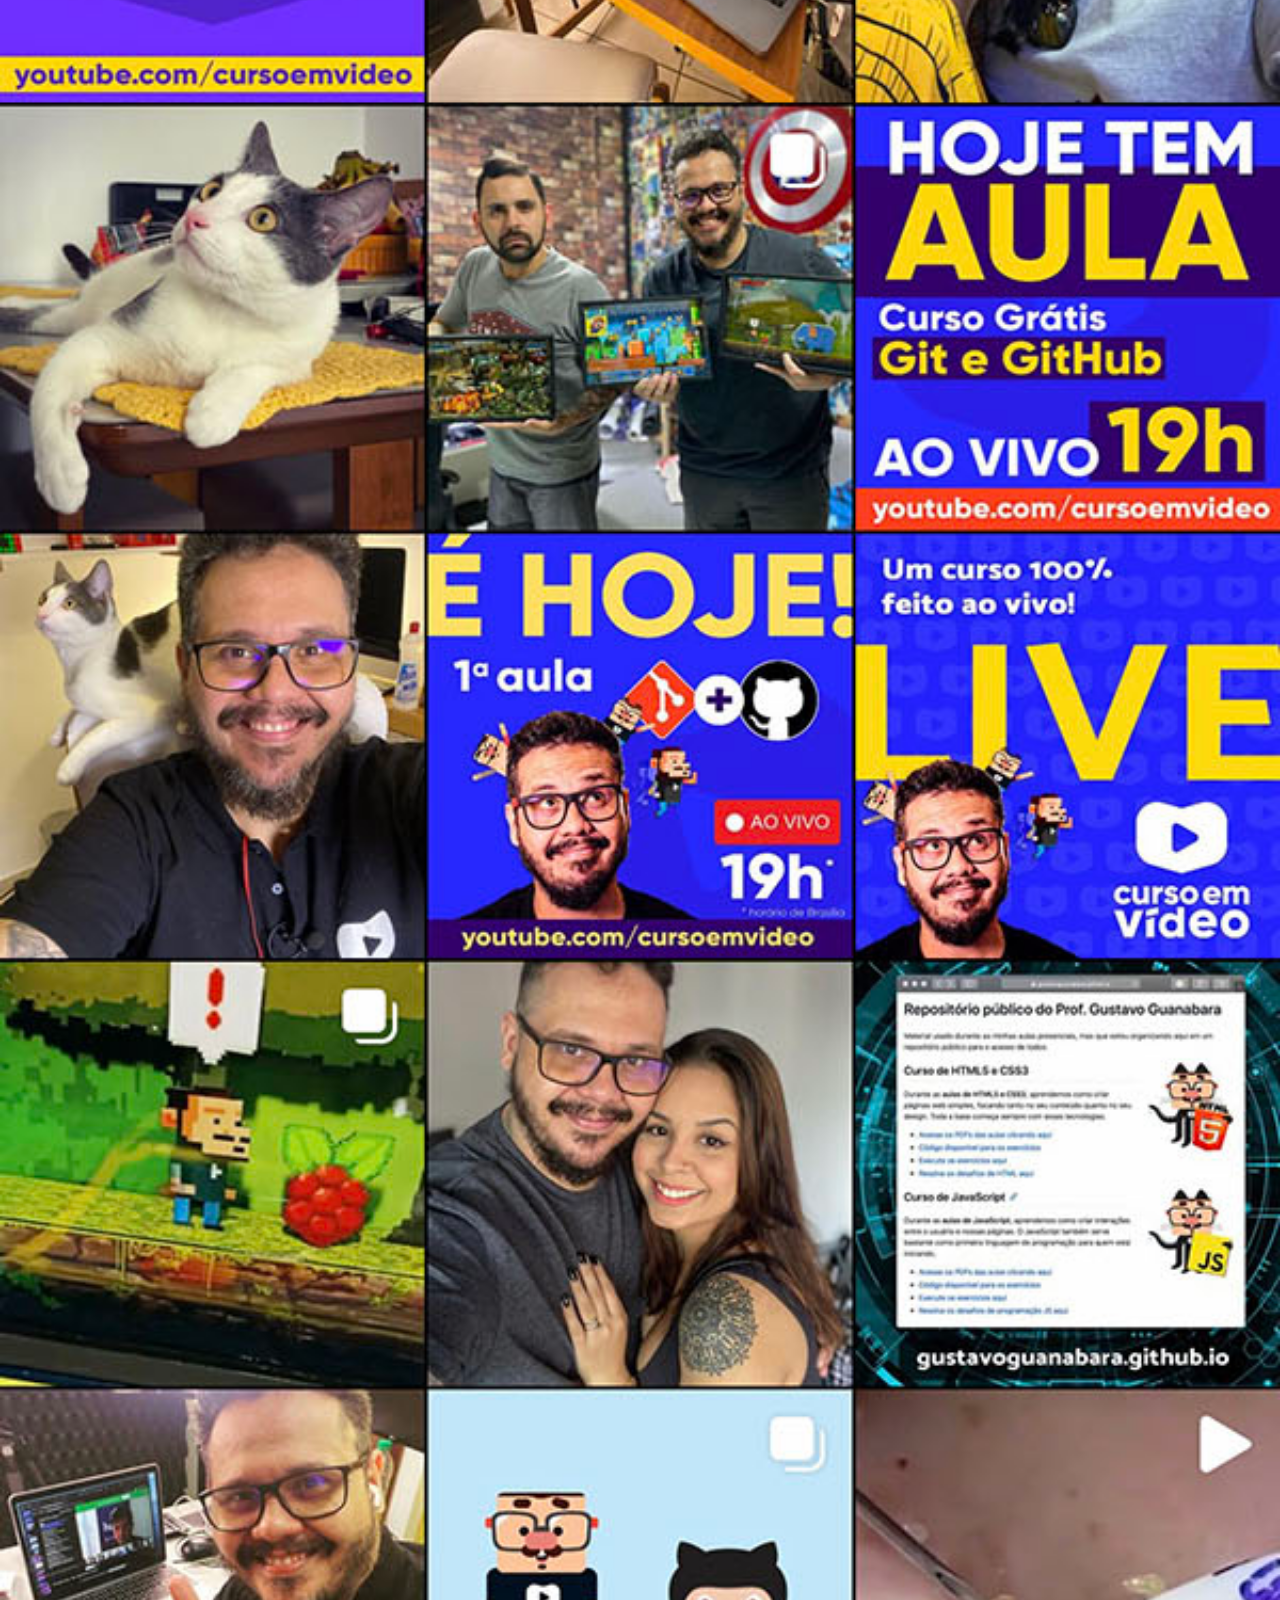
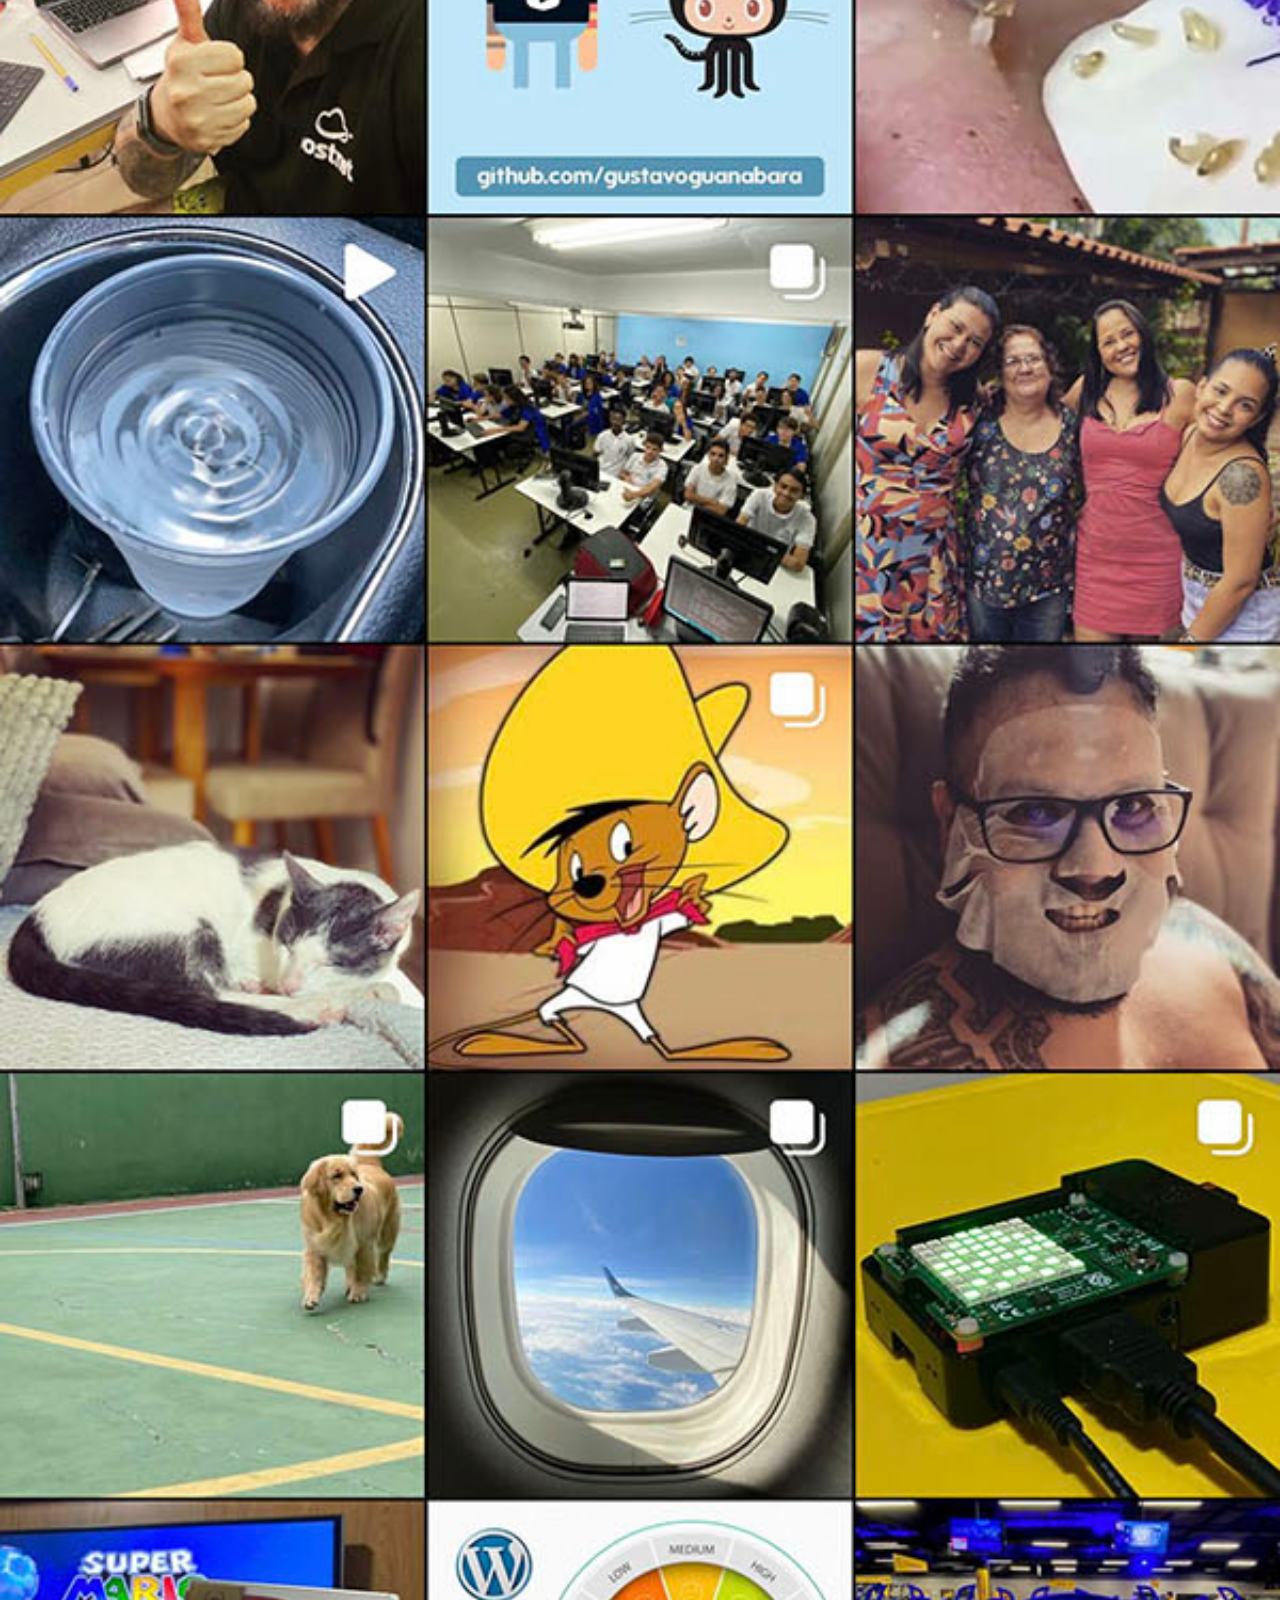
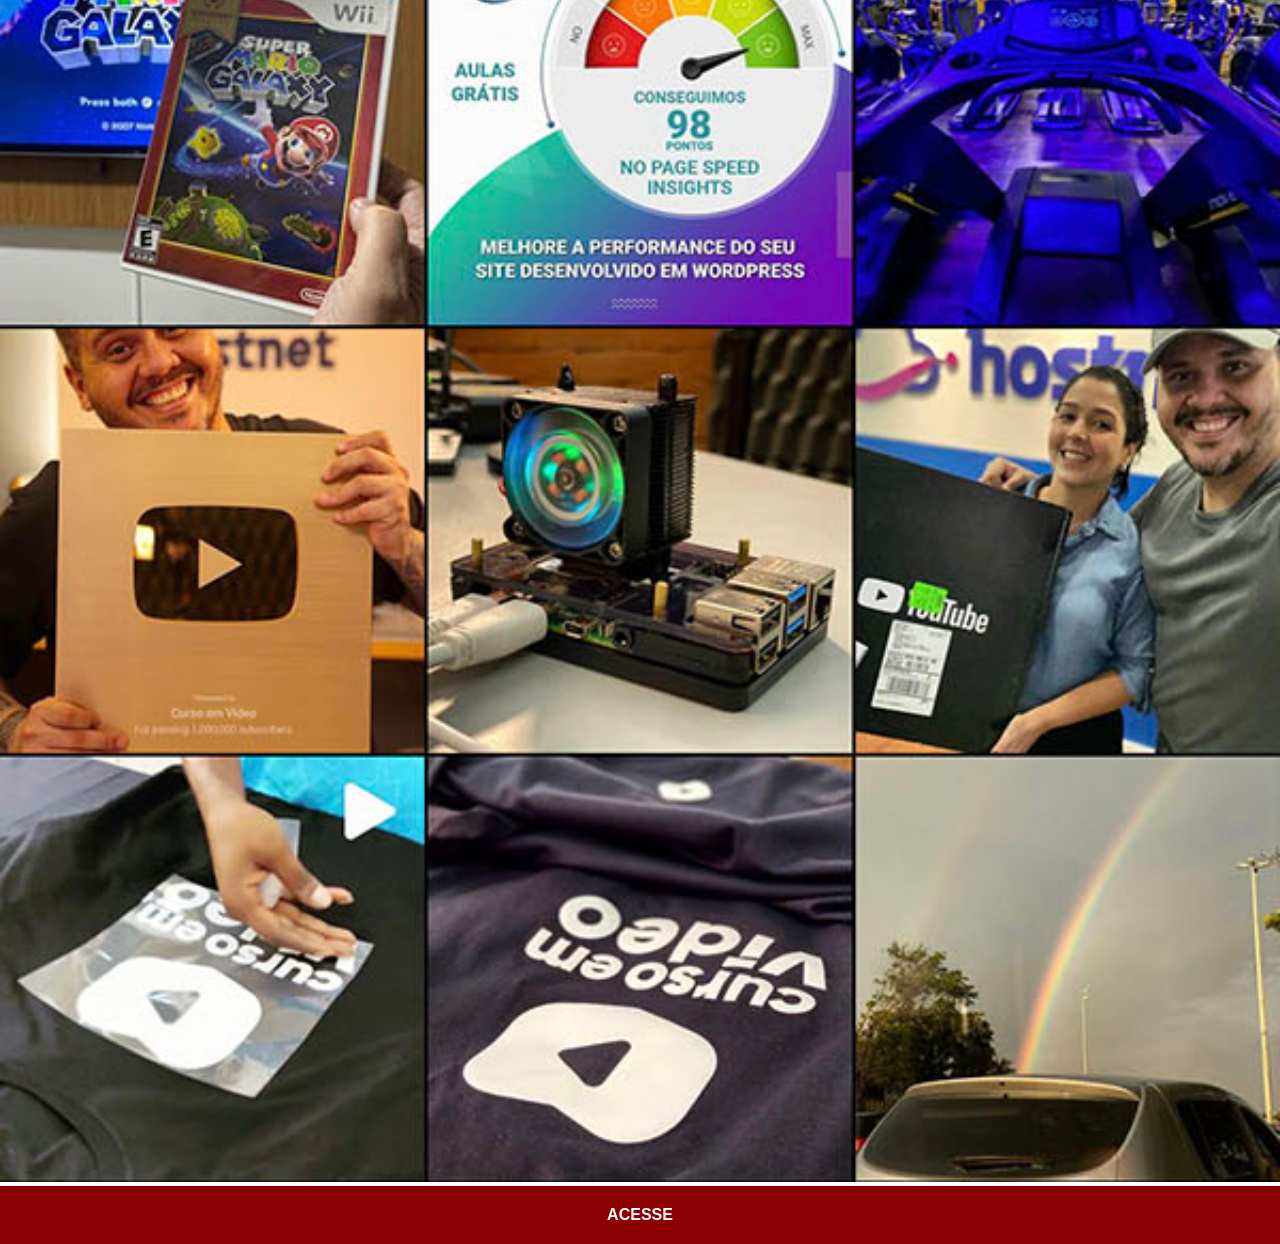
<file: instagram.html>
<!DOCTYPE html>
<html lang="pt-br">
<head>
    <meta charset="UTF-8">
    <meta name="viewport" content="width=device-width, initial-scale=1.0">
    <title>Instagram</title>
    <link rel="stylesheet" href="estilo/social.css">
</head>
<body>
    <img src="imagens/tela-instagram.jpg" alt="Instagram">
    <a href="https://instagram.com" target="_blank">ACESSE</a>
</body>
</html>
</file>
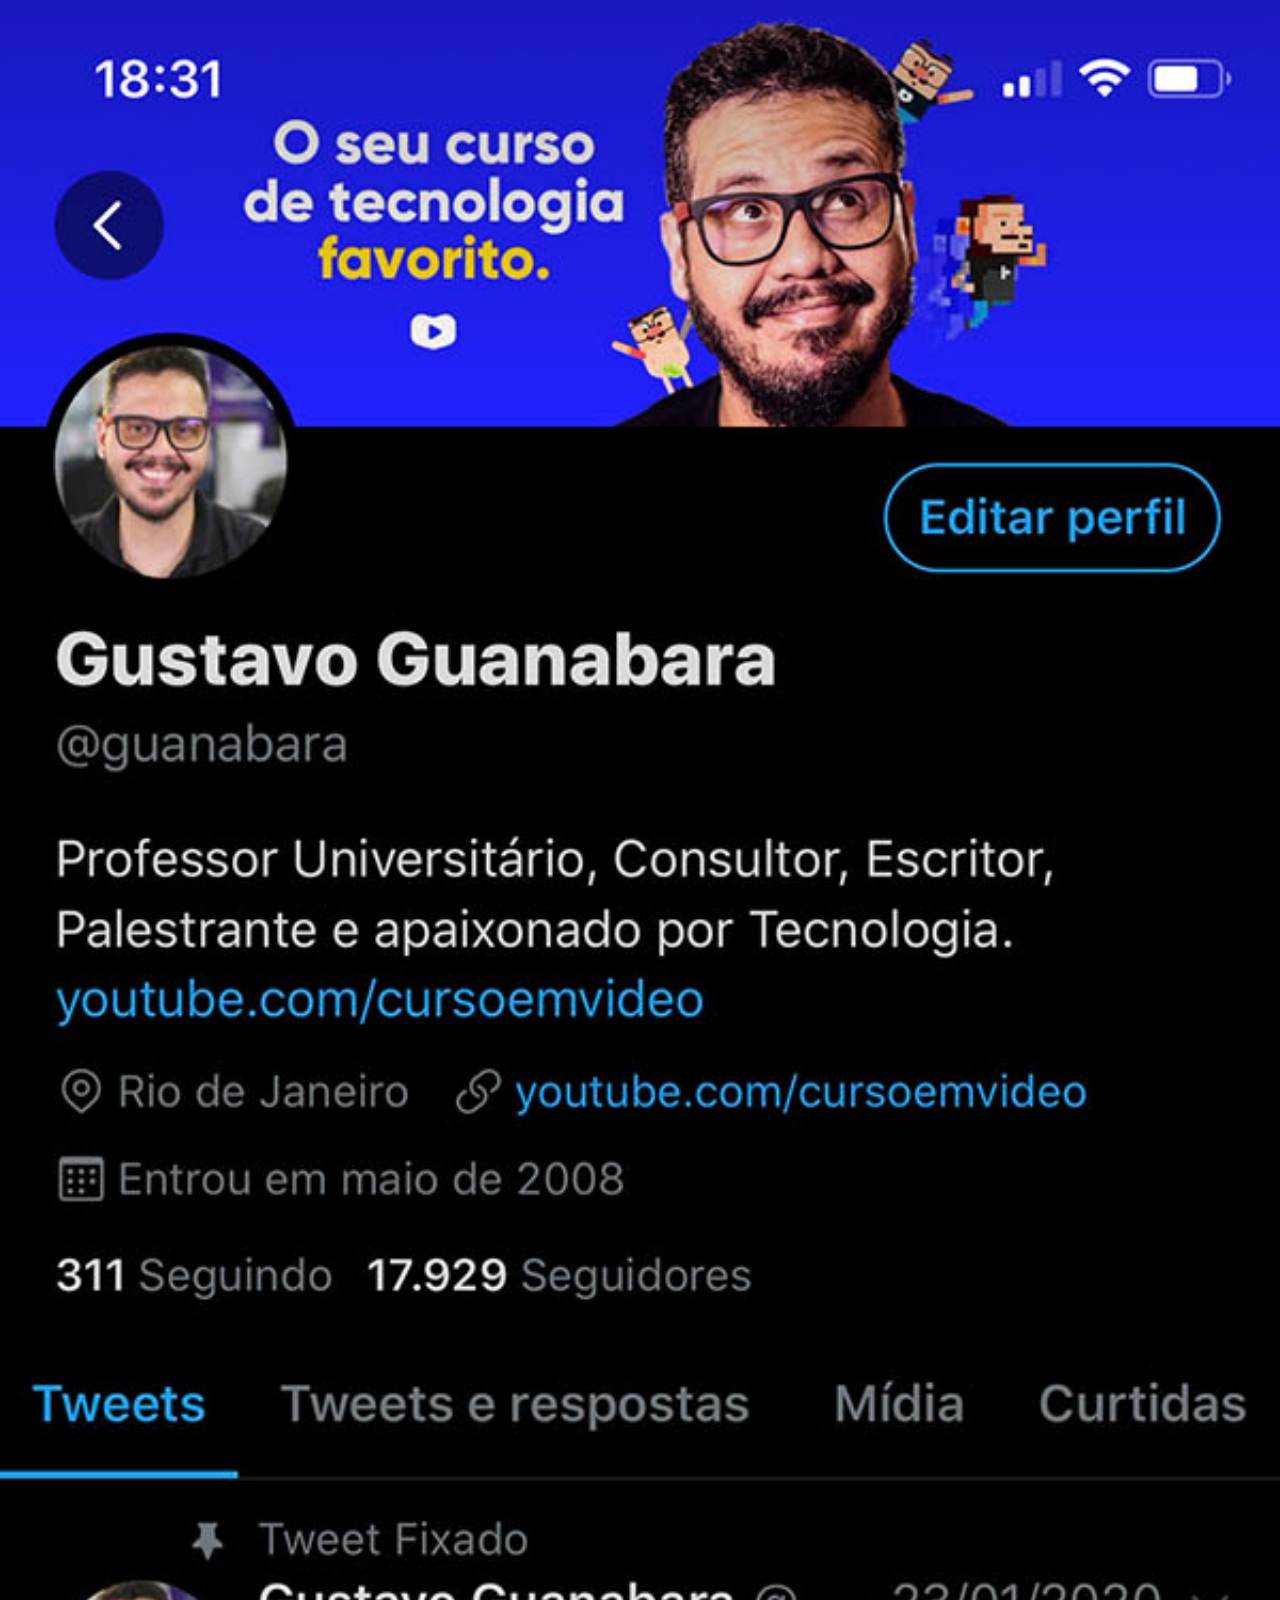
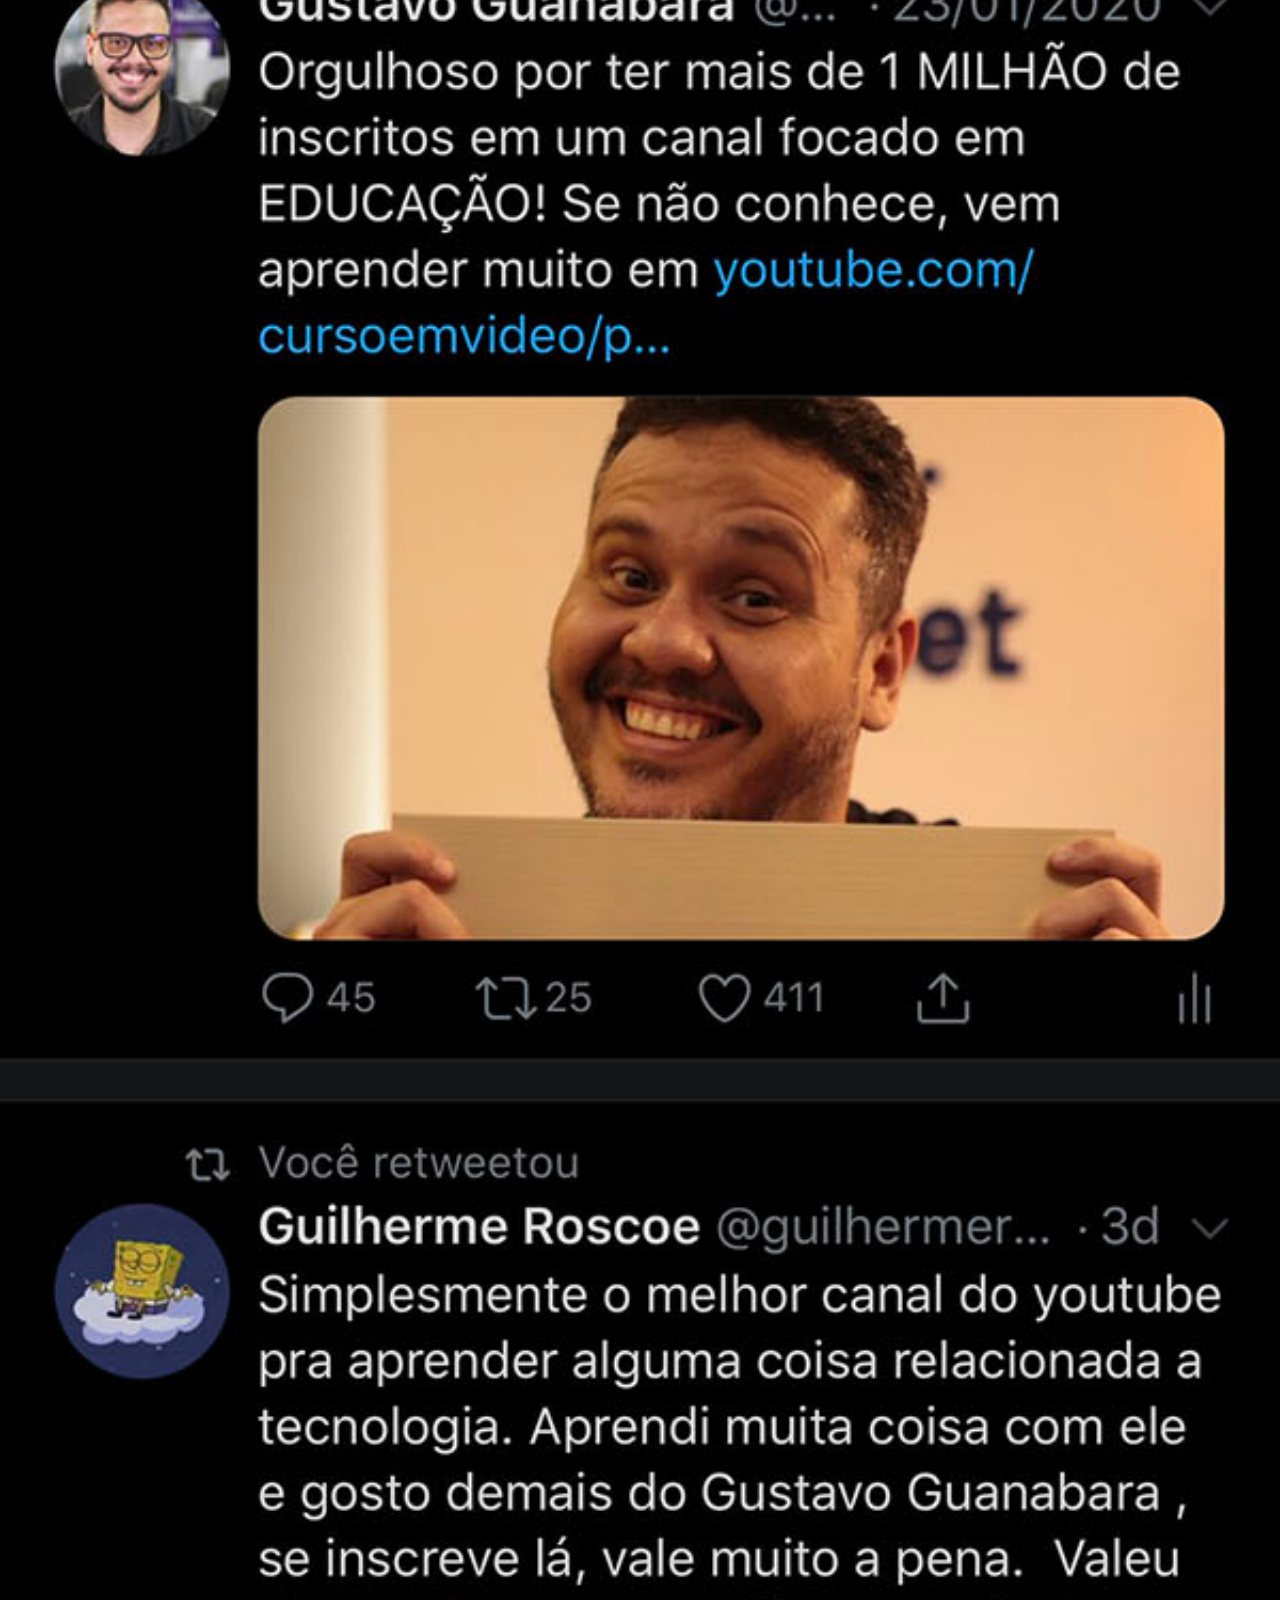
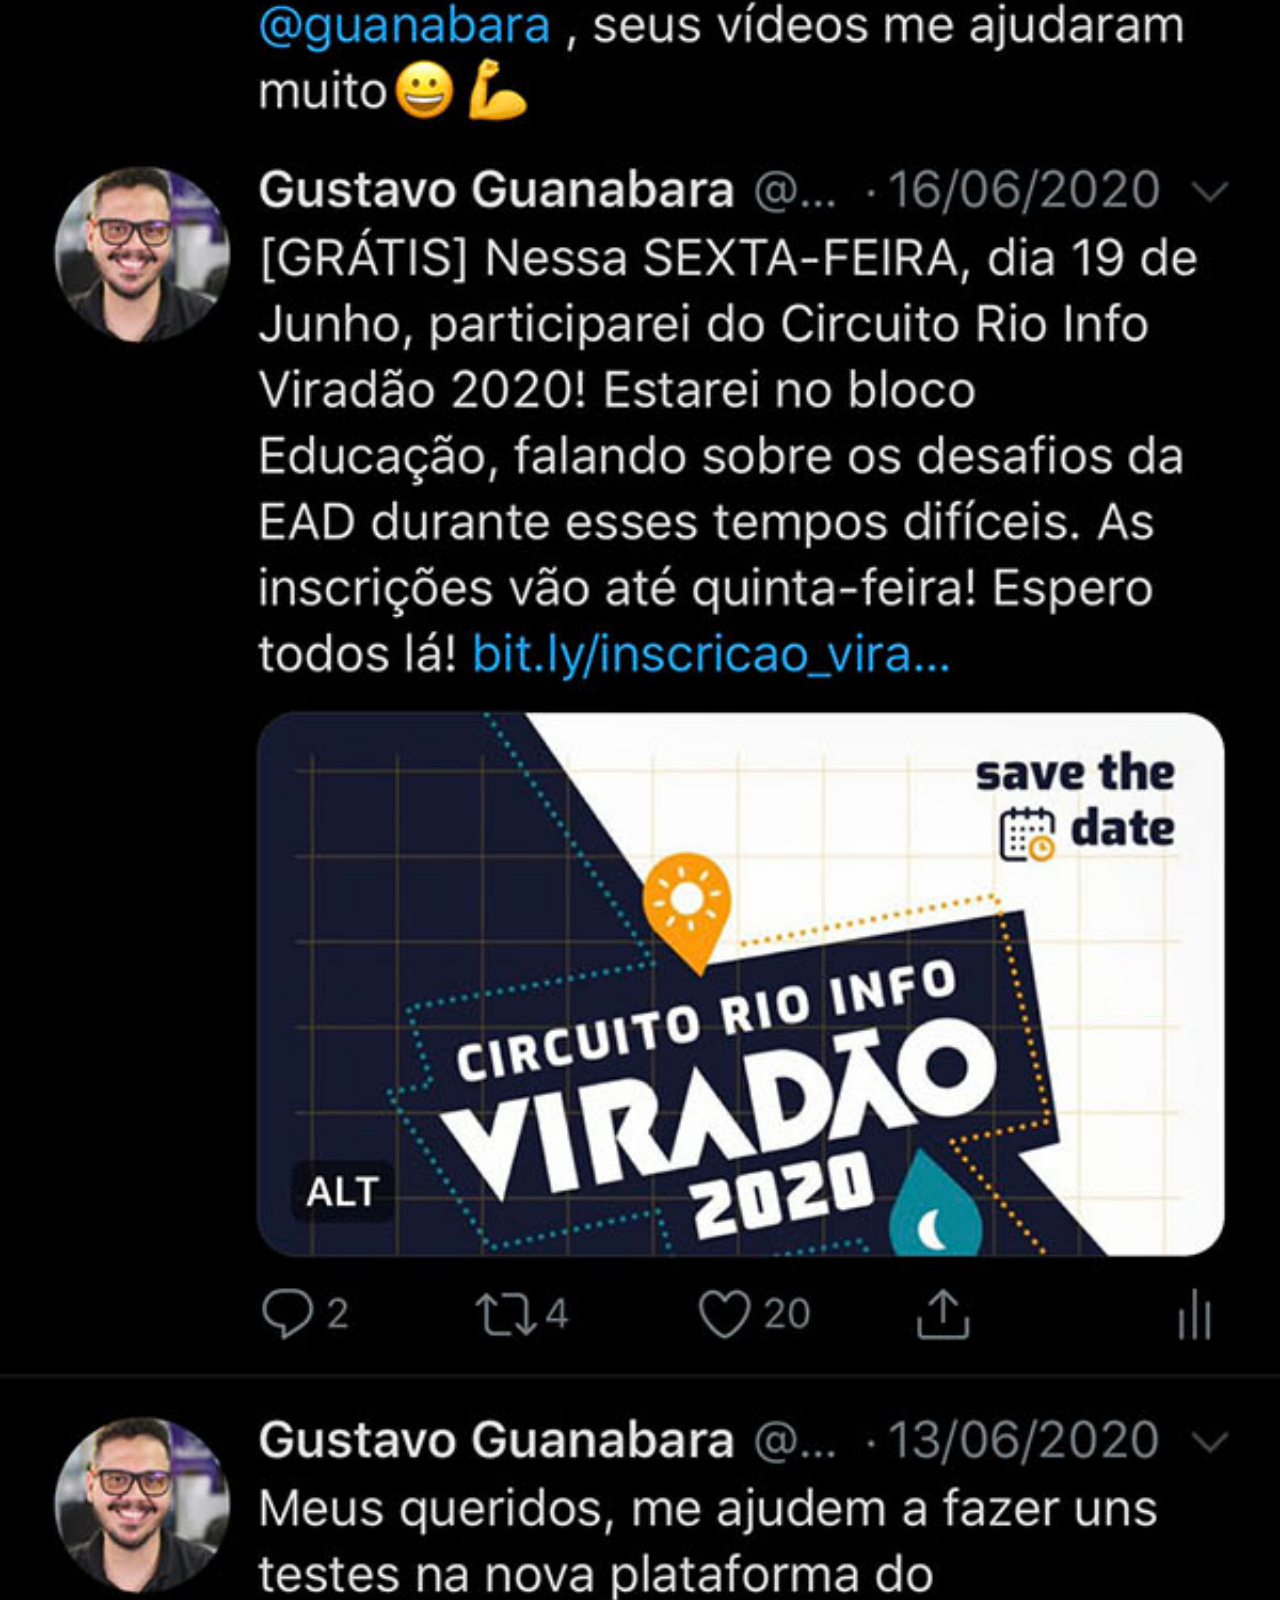
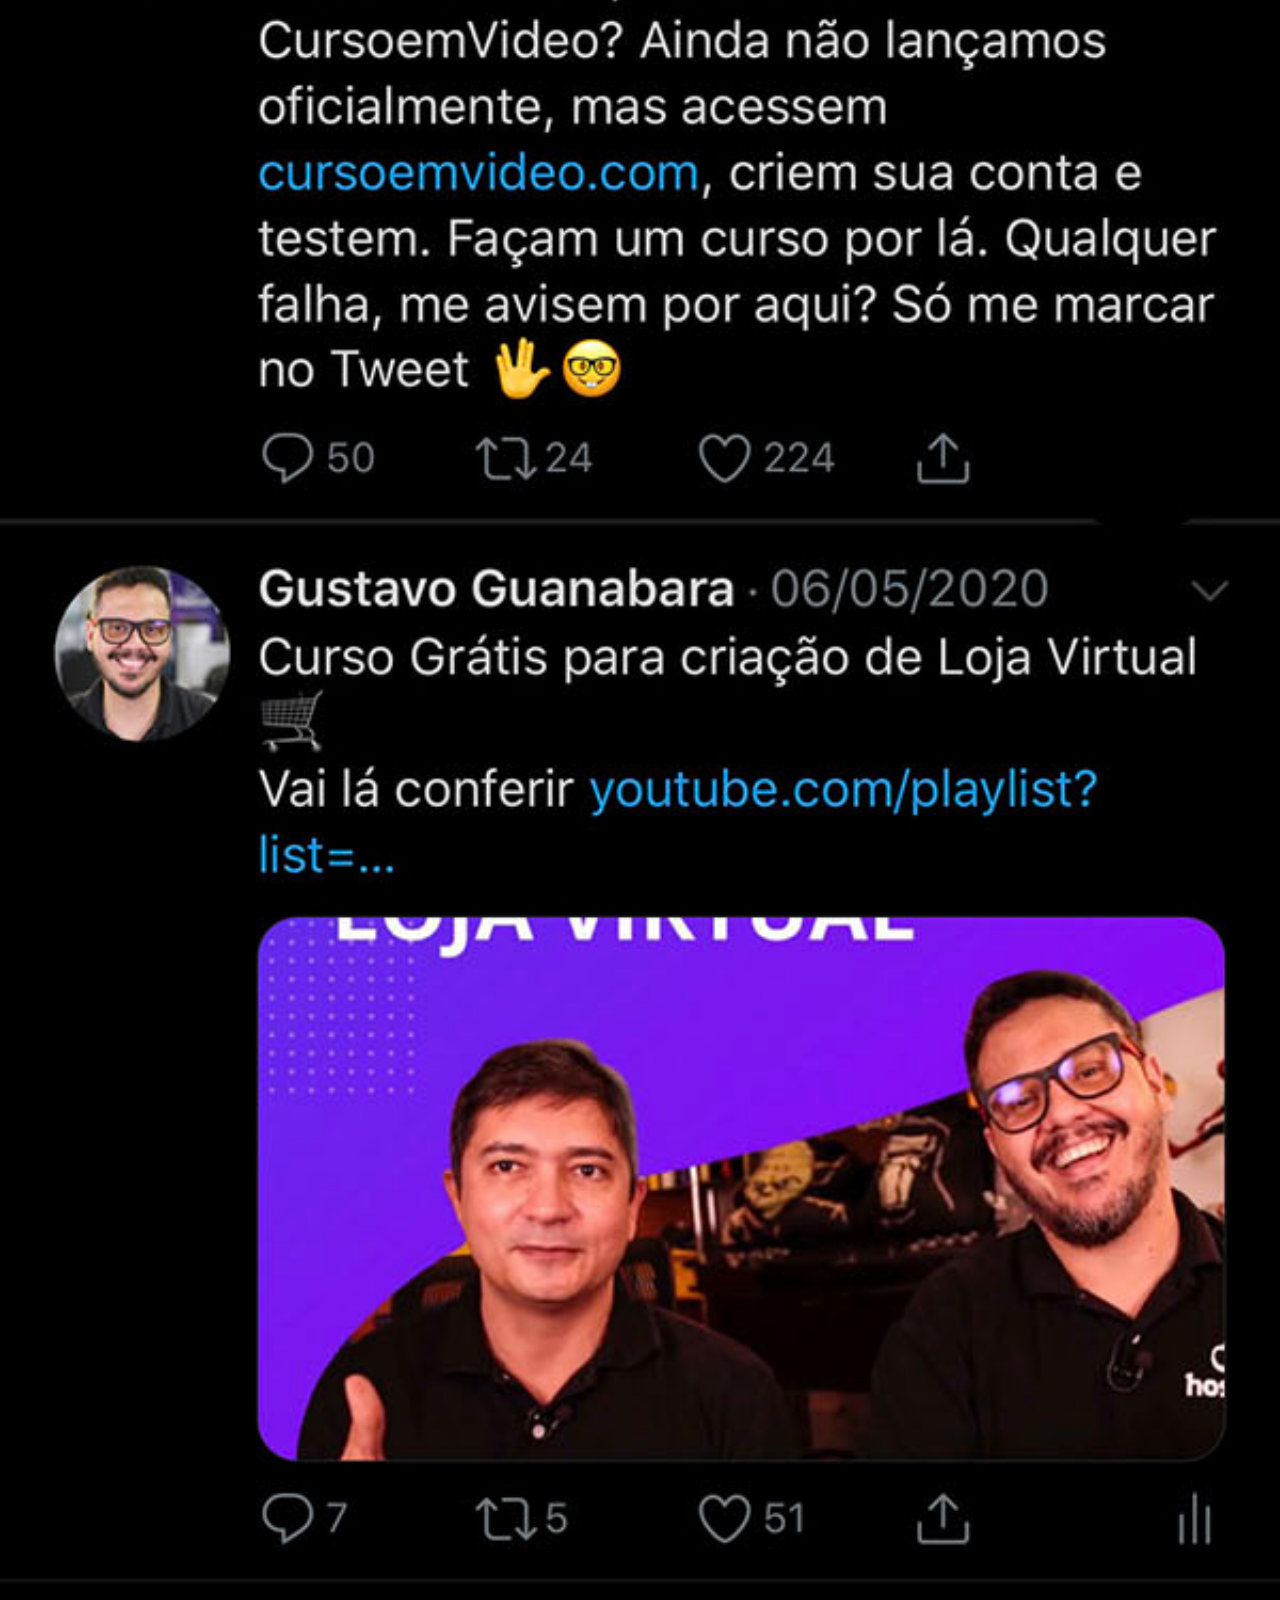
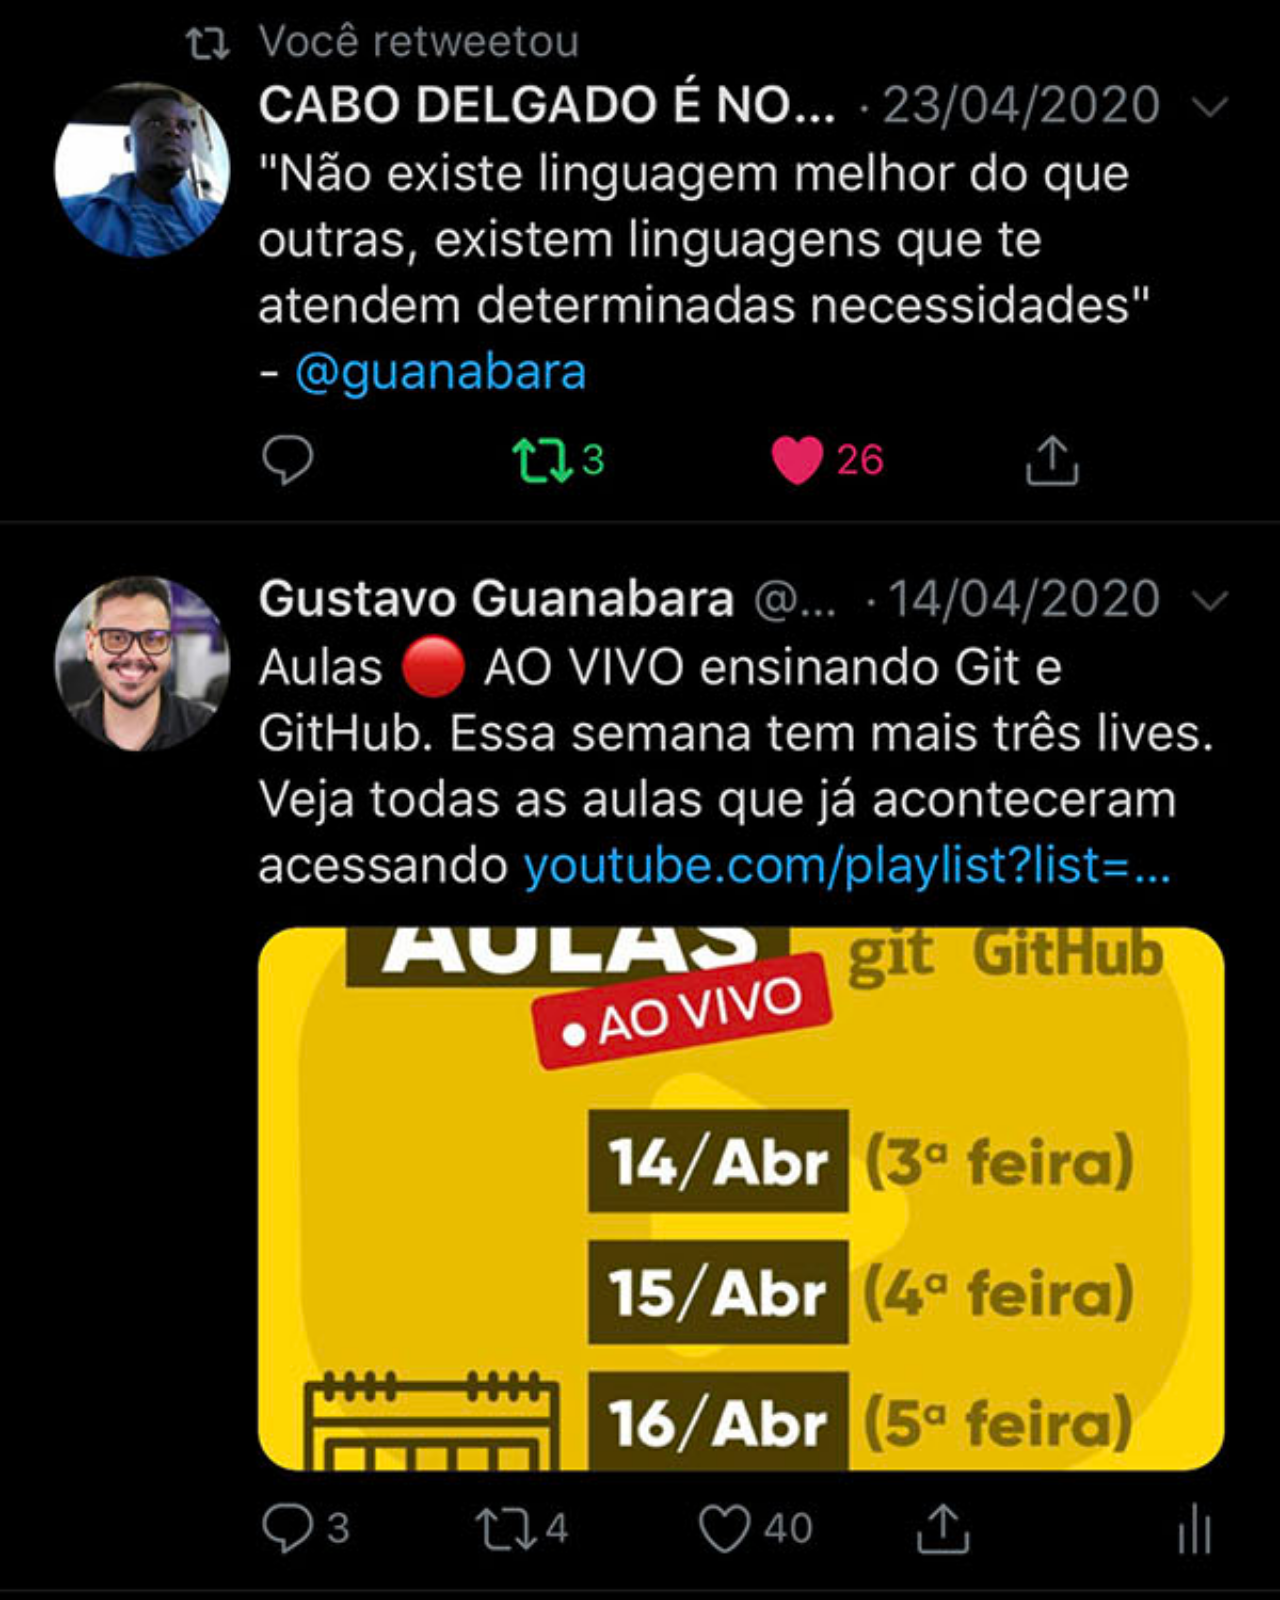
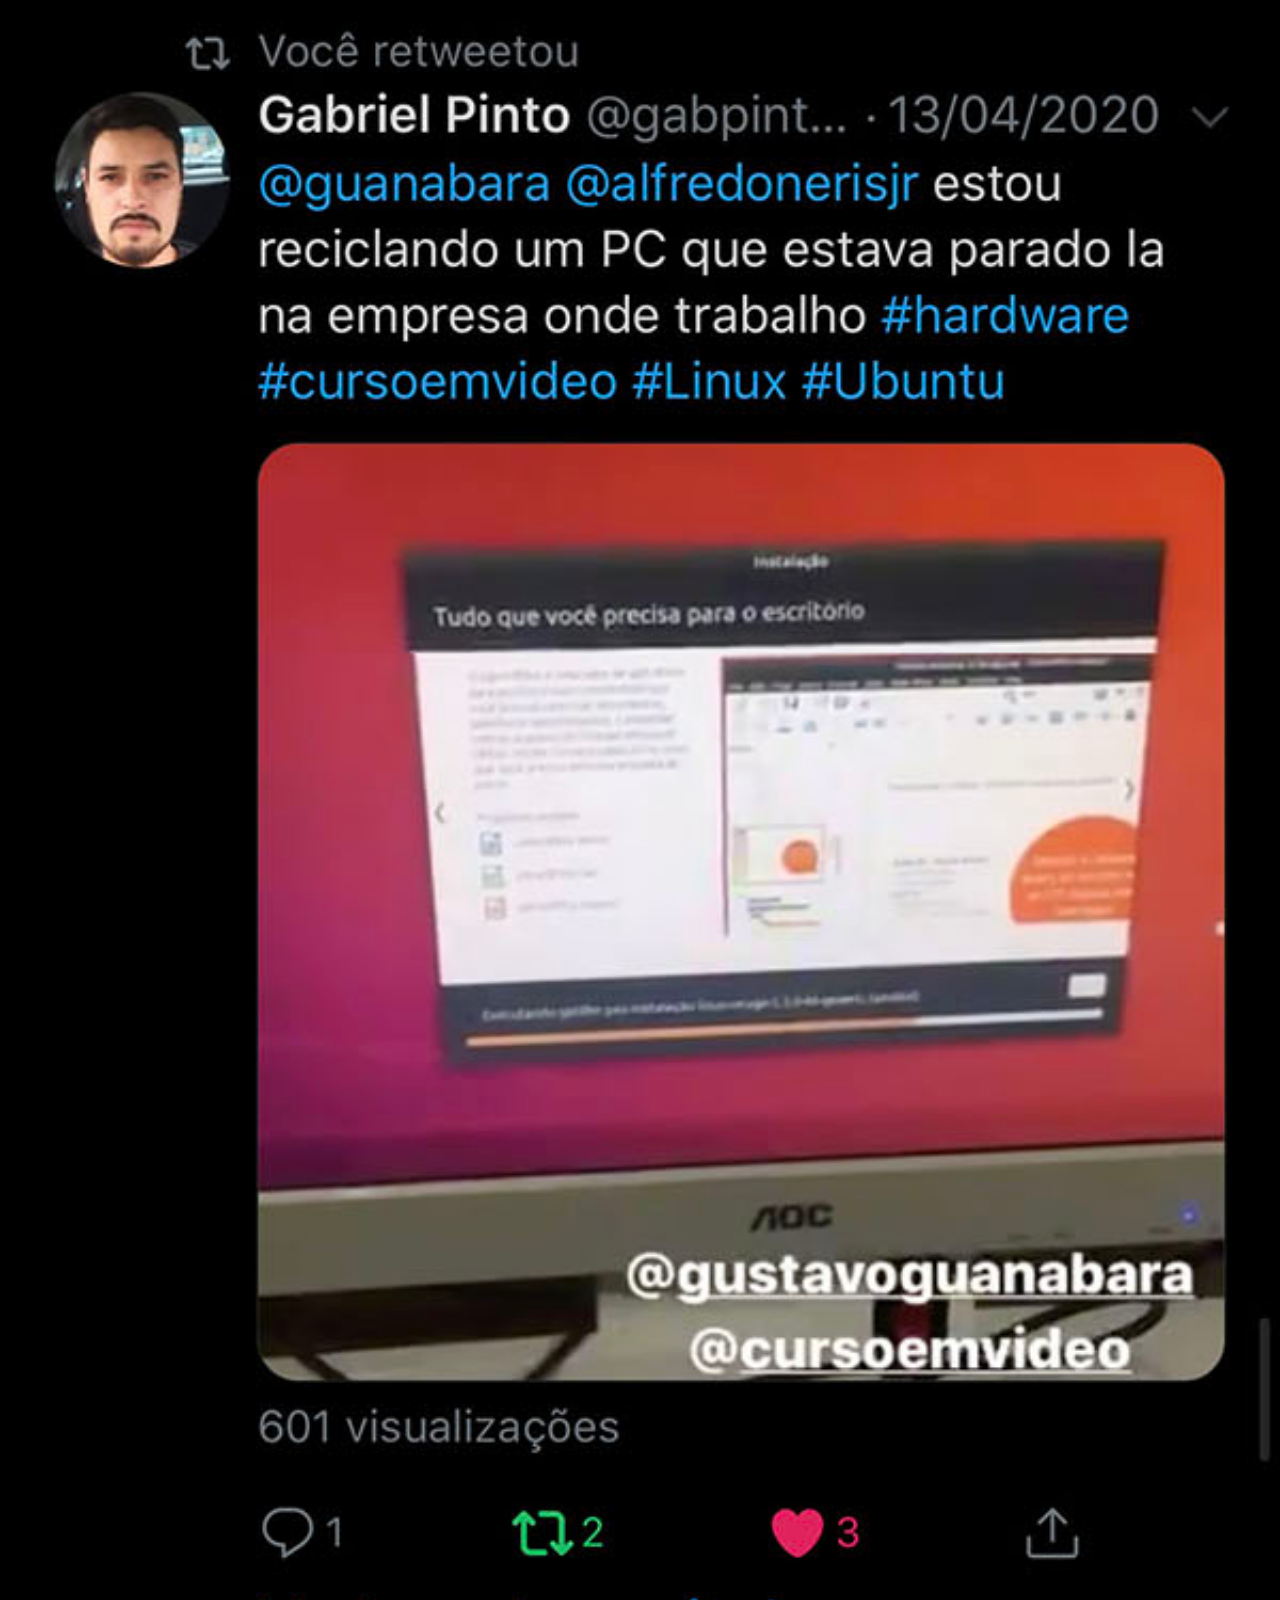
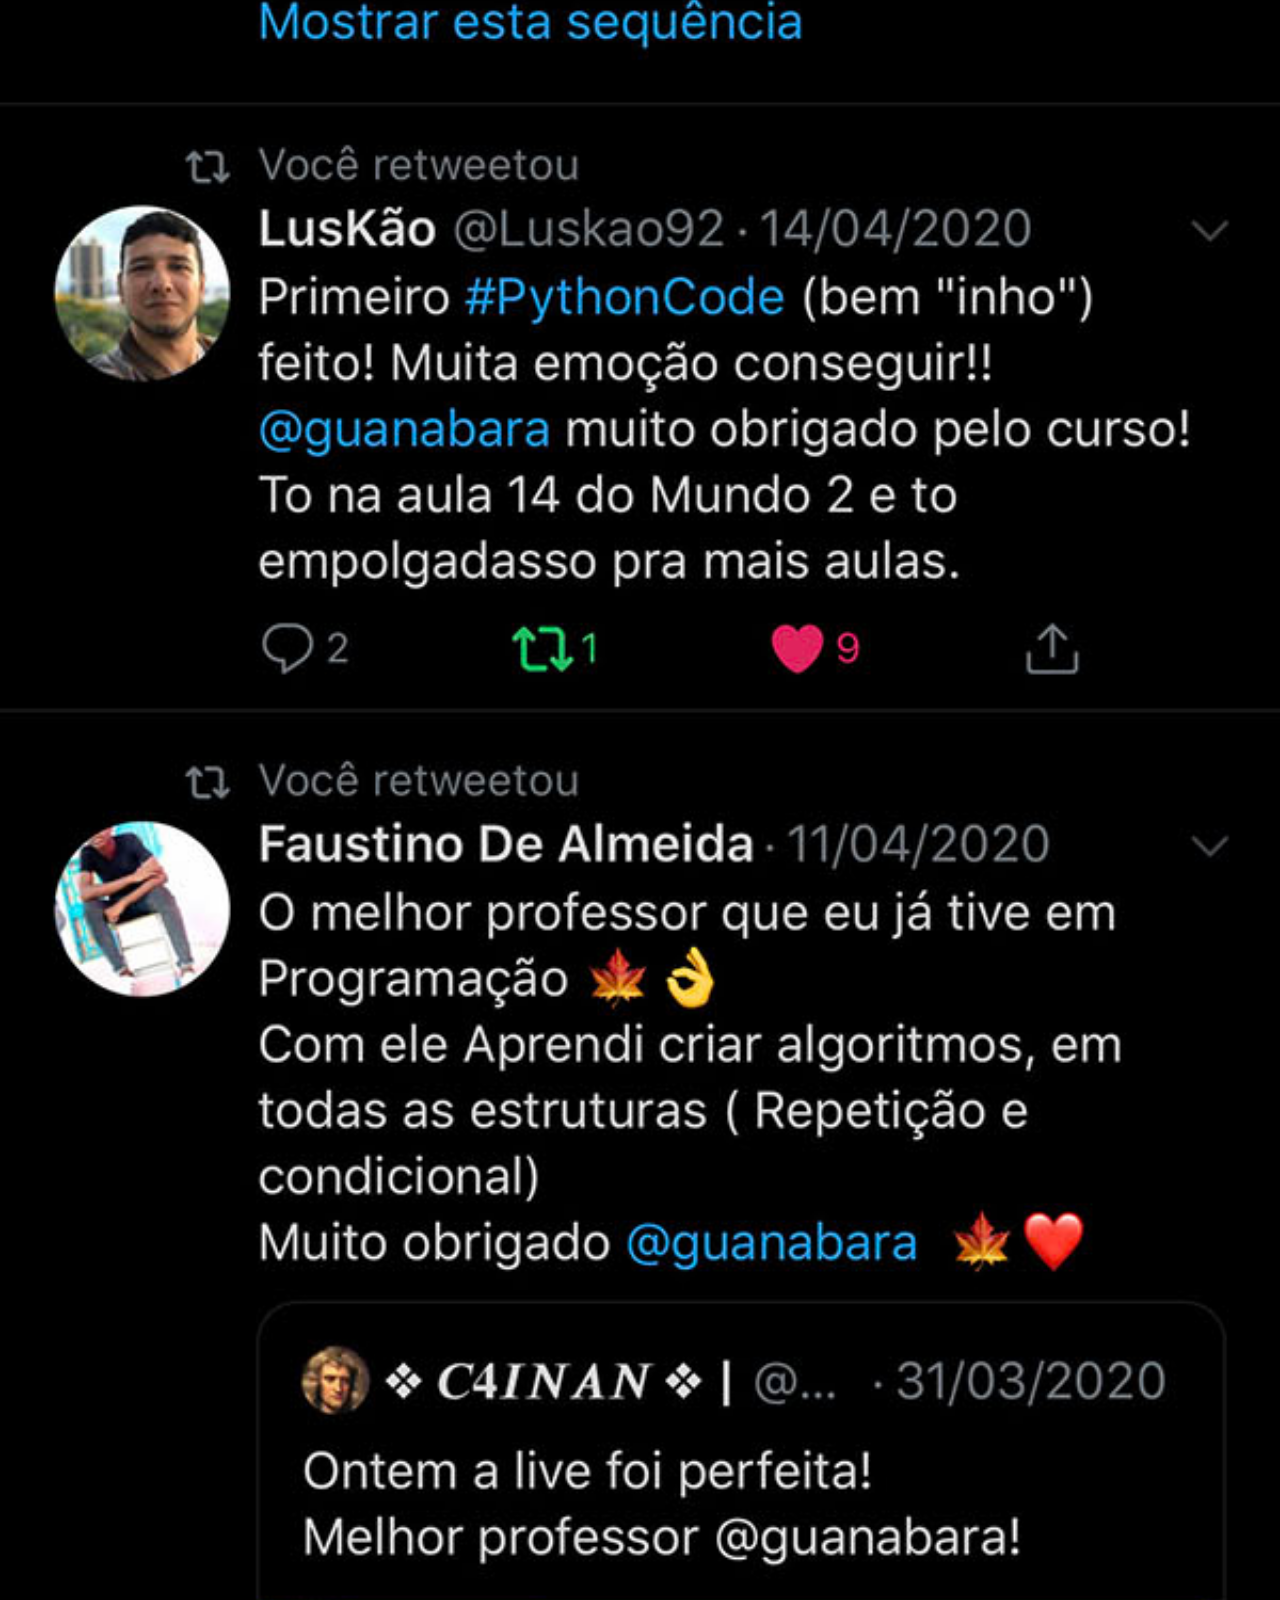
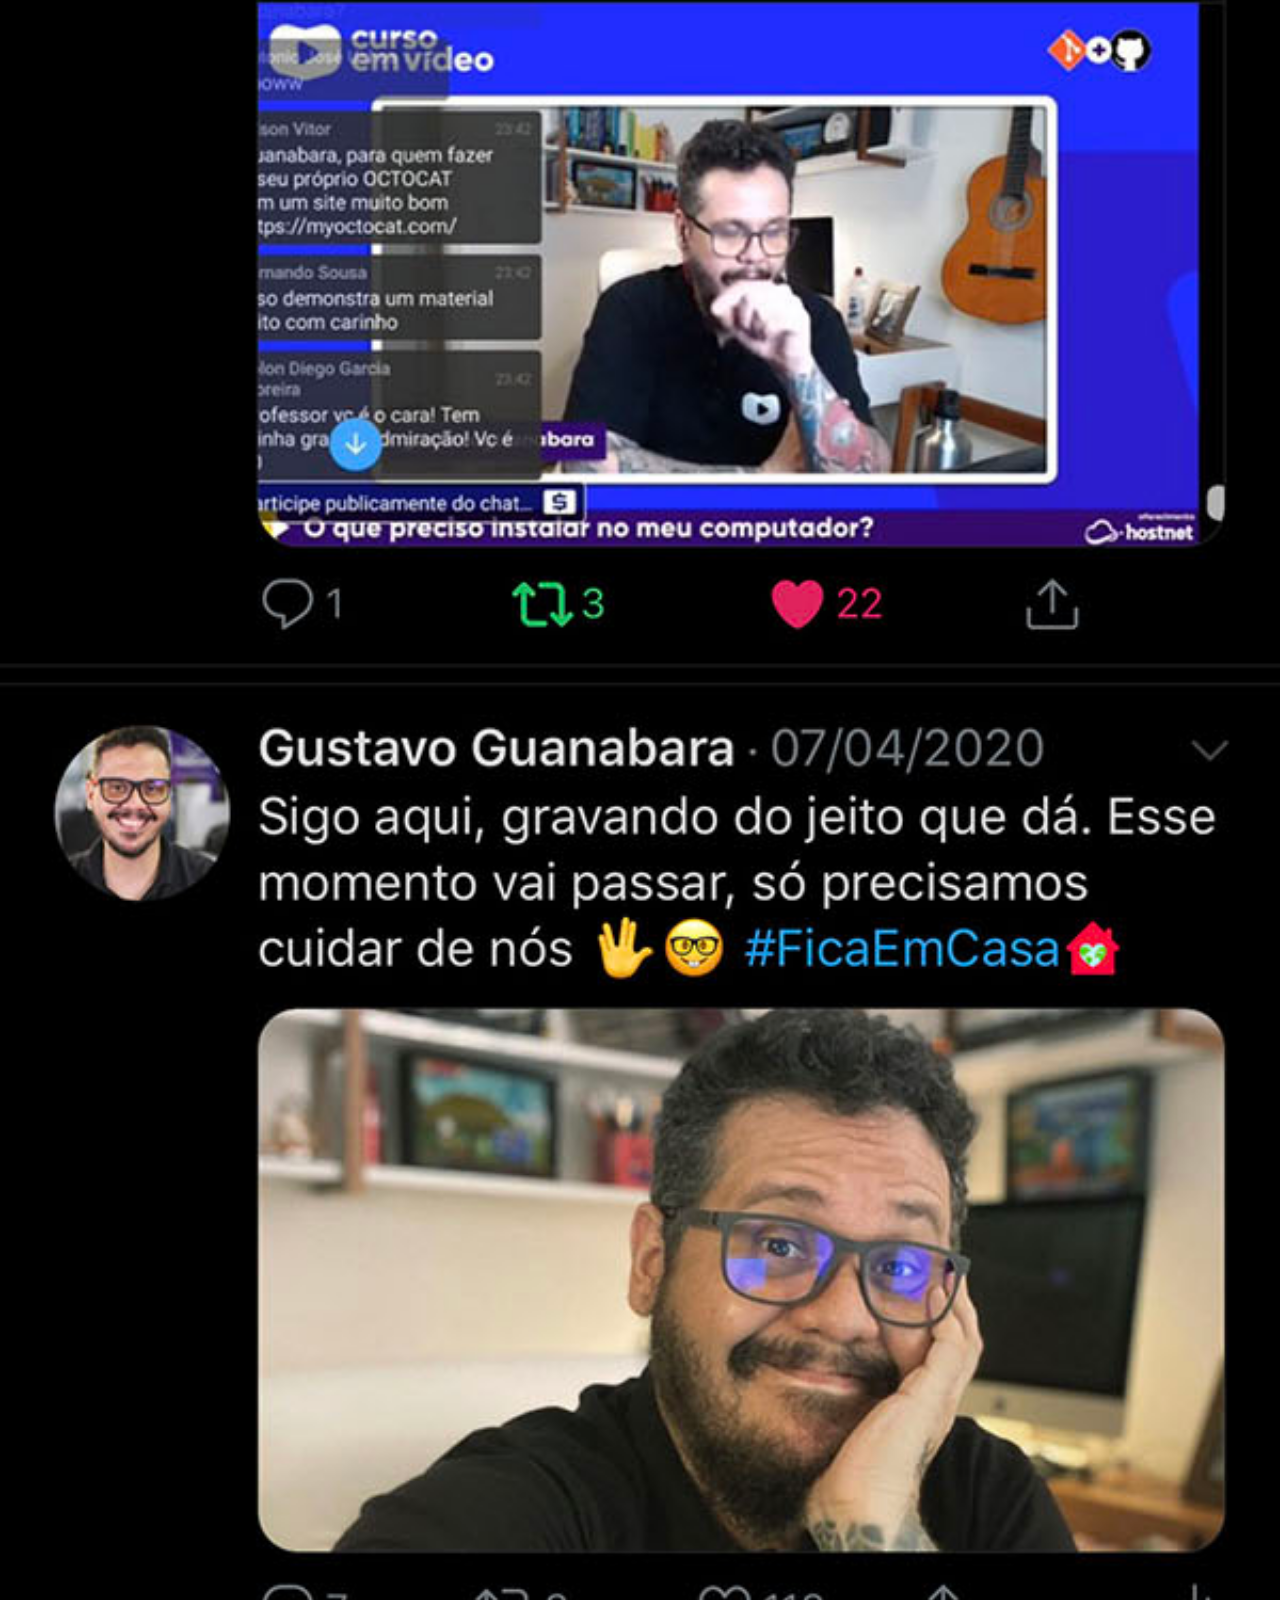
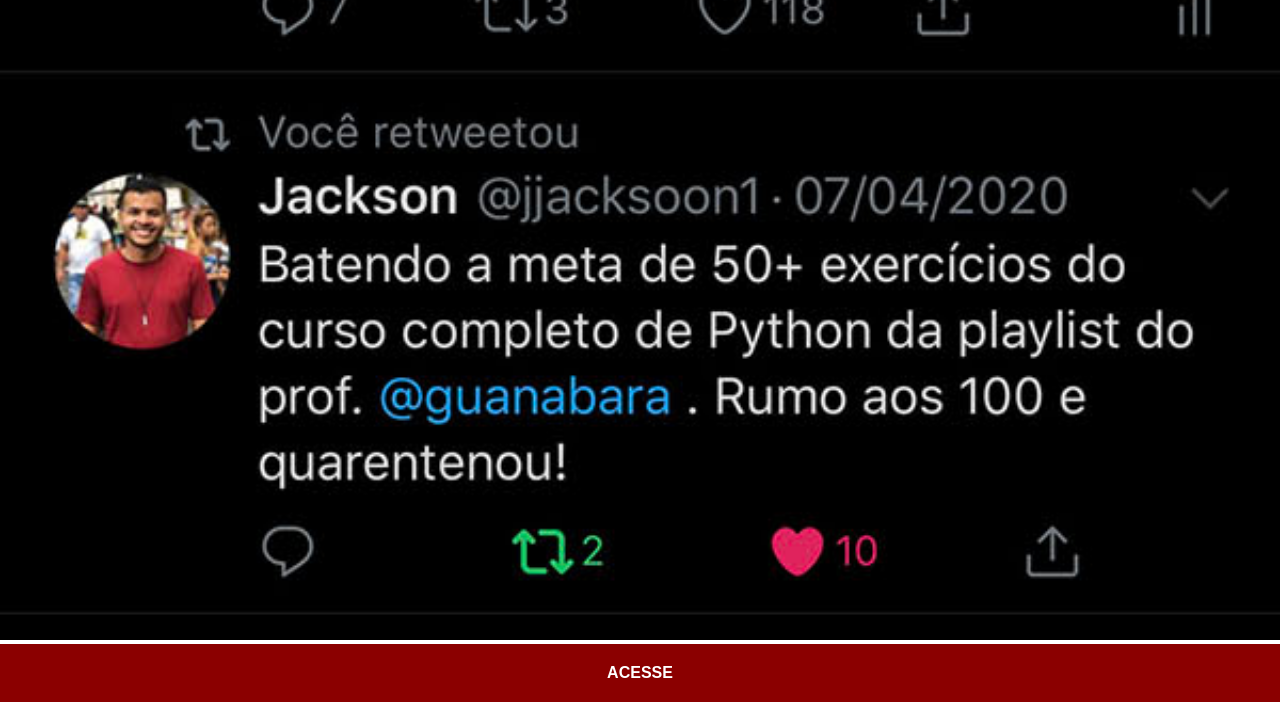
<file: x.html>
<!DOCTYPE html>
<html lang="pt-br">
<head>
    <meta charset="UTF-8">
    <meta name="viewport" content="width=device-width, initial-scale=1.0">
    <title>Twitter</title>
    <link rel="stylesheet" href="estilo/social.css">
</head>
<body>
    <img src="imagens/tela-twitter.jpg" alt="Twitter">
    <a href="https://twitter.com" target="_blank">ACESSE</a>
</body>
</html>
</file>
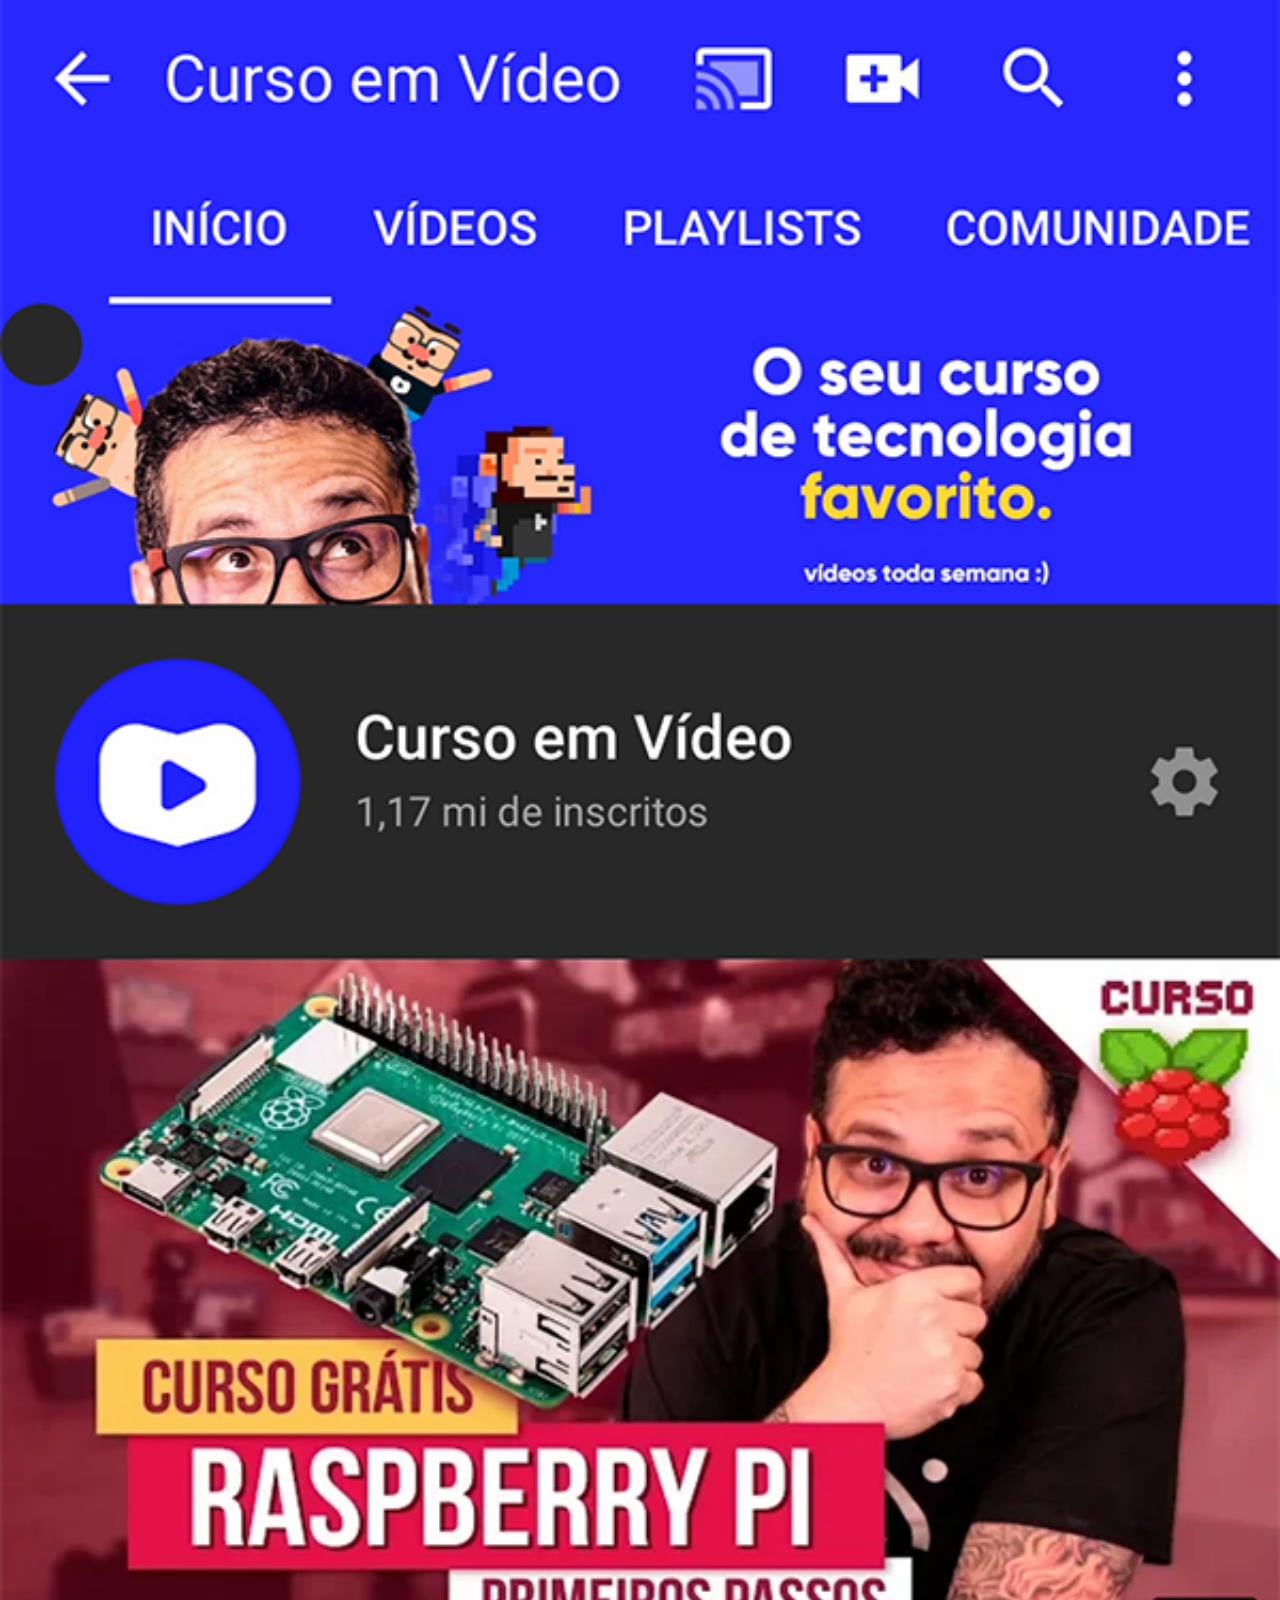
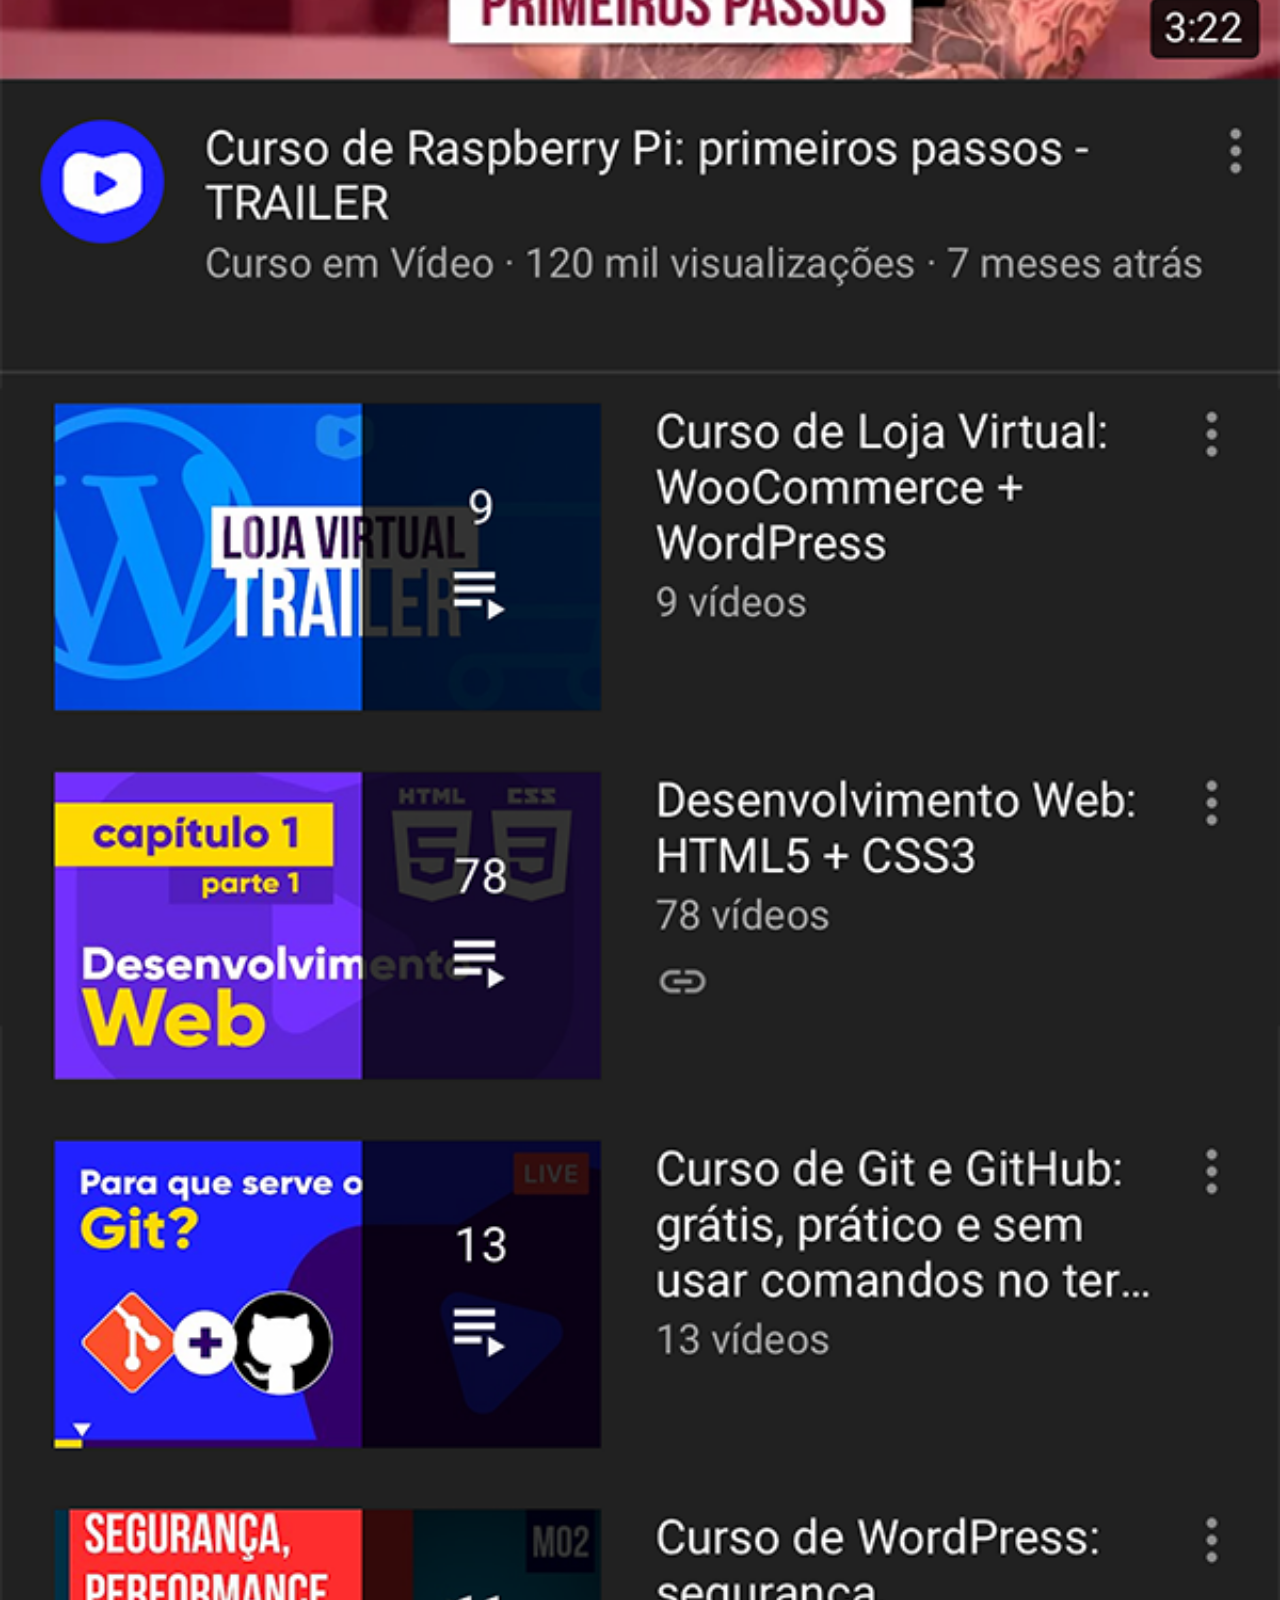
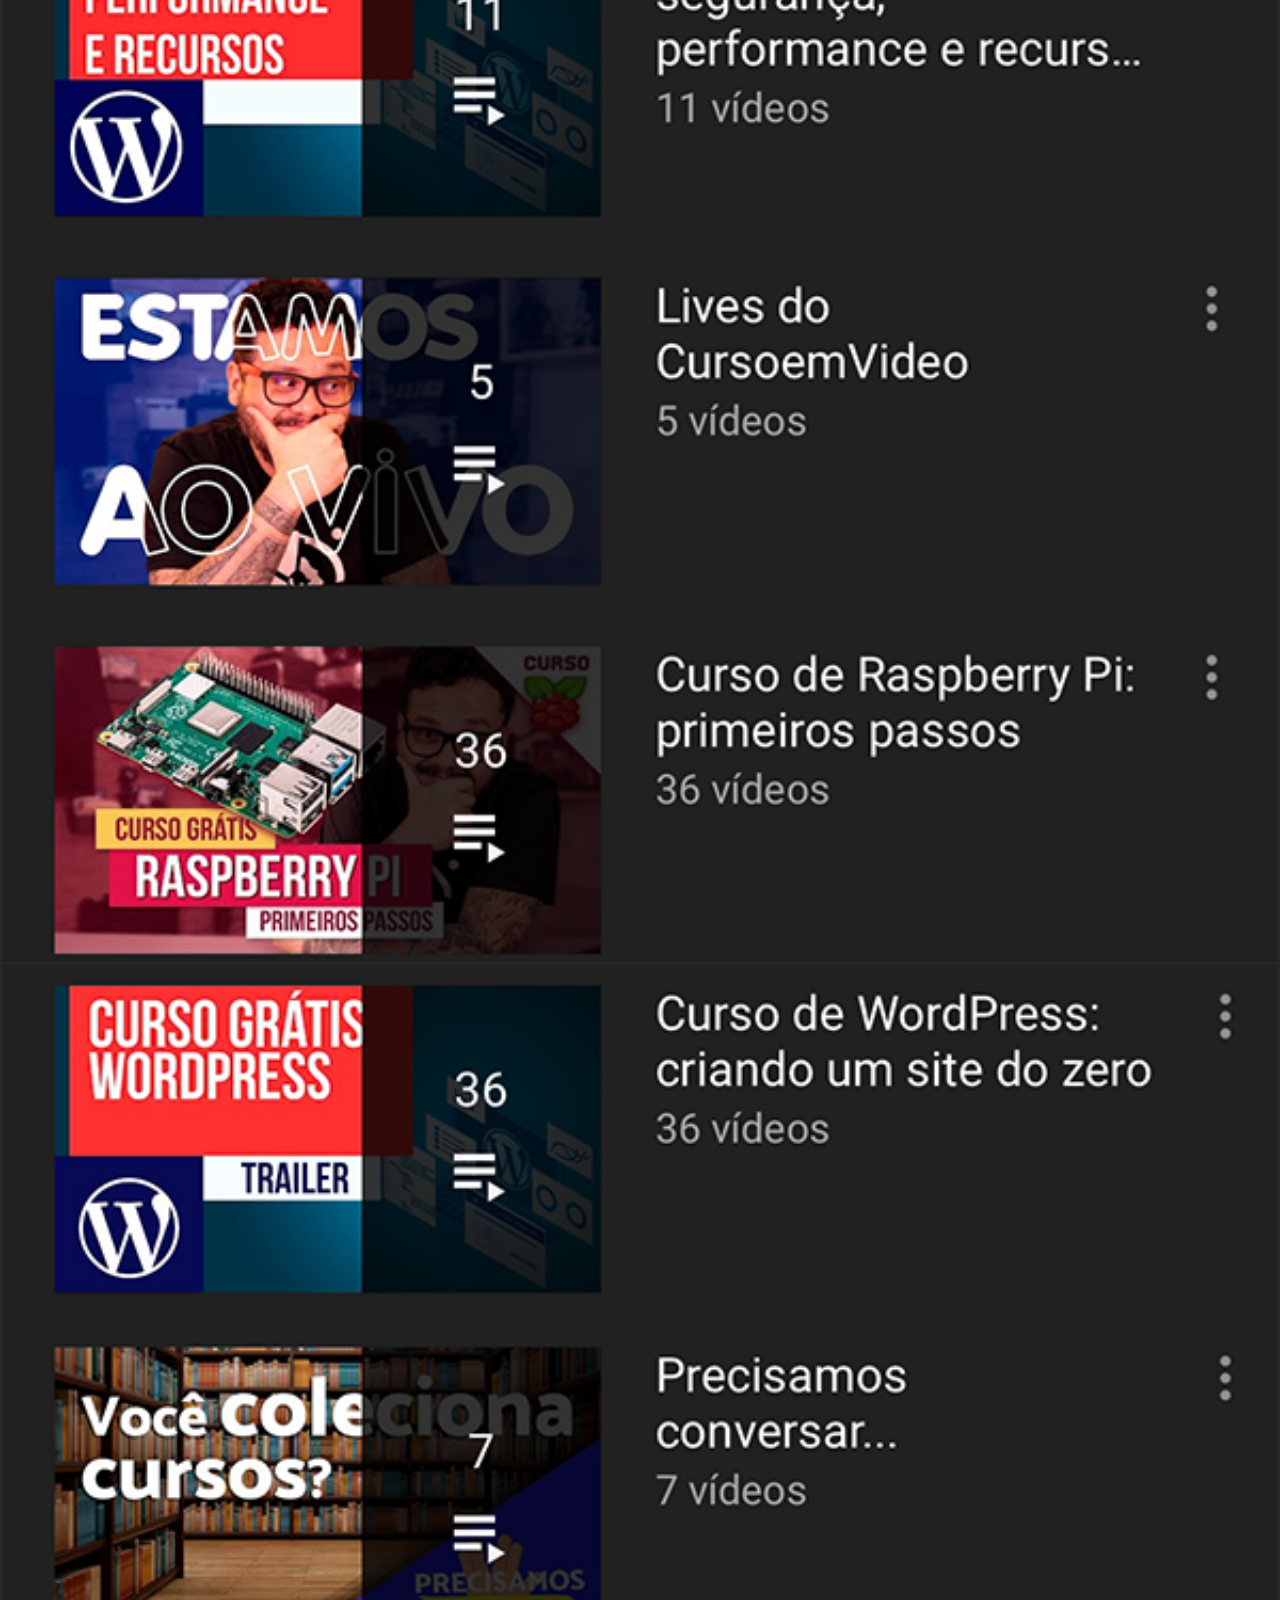
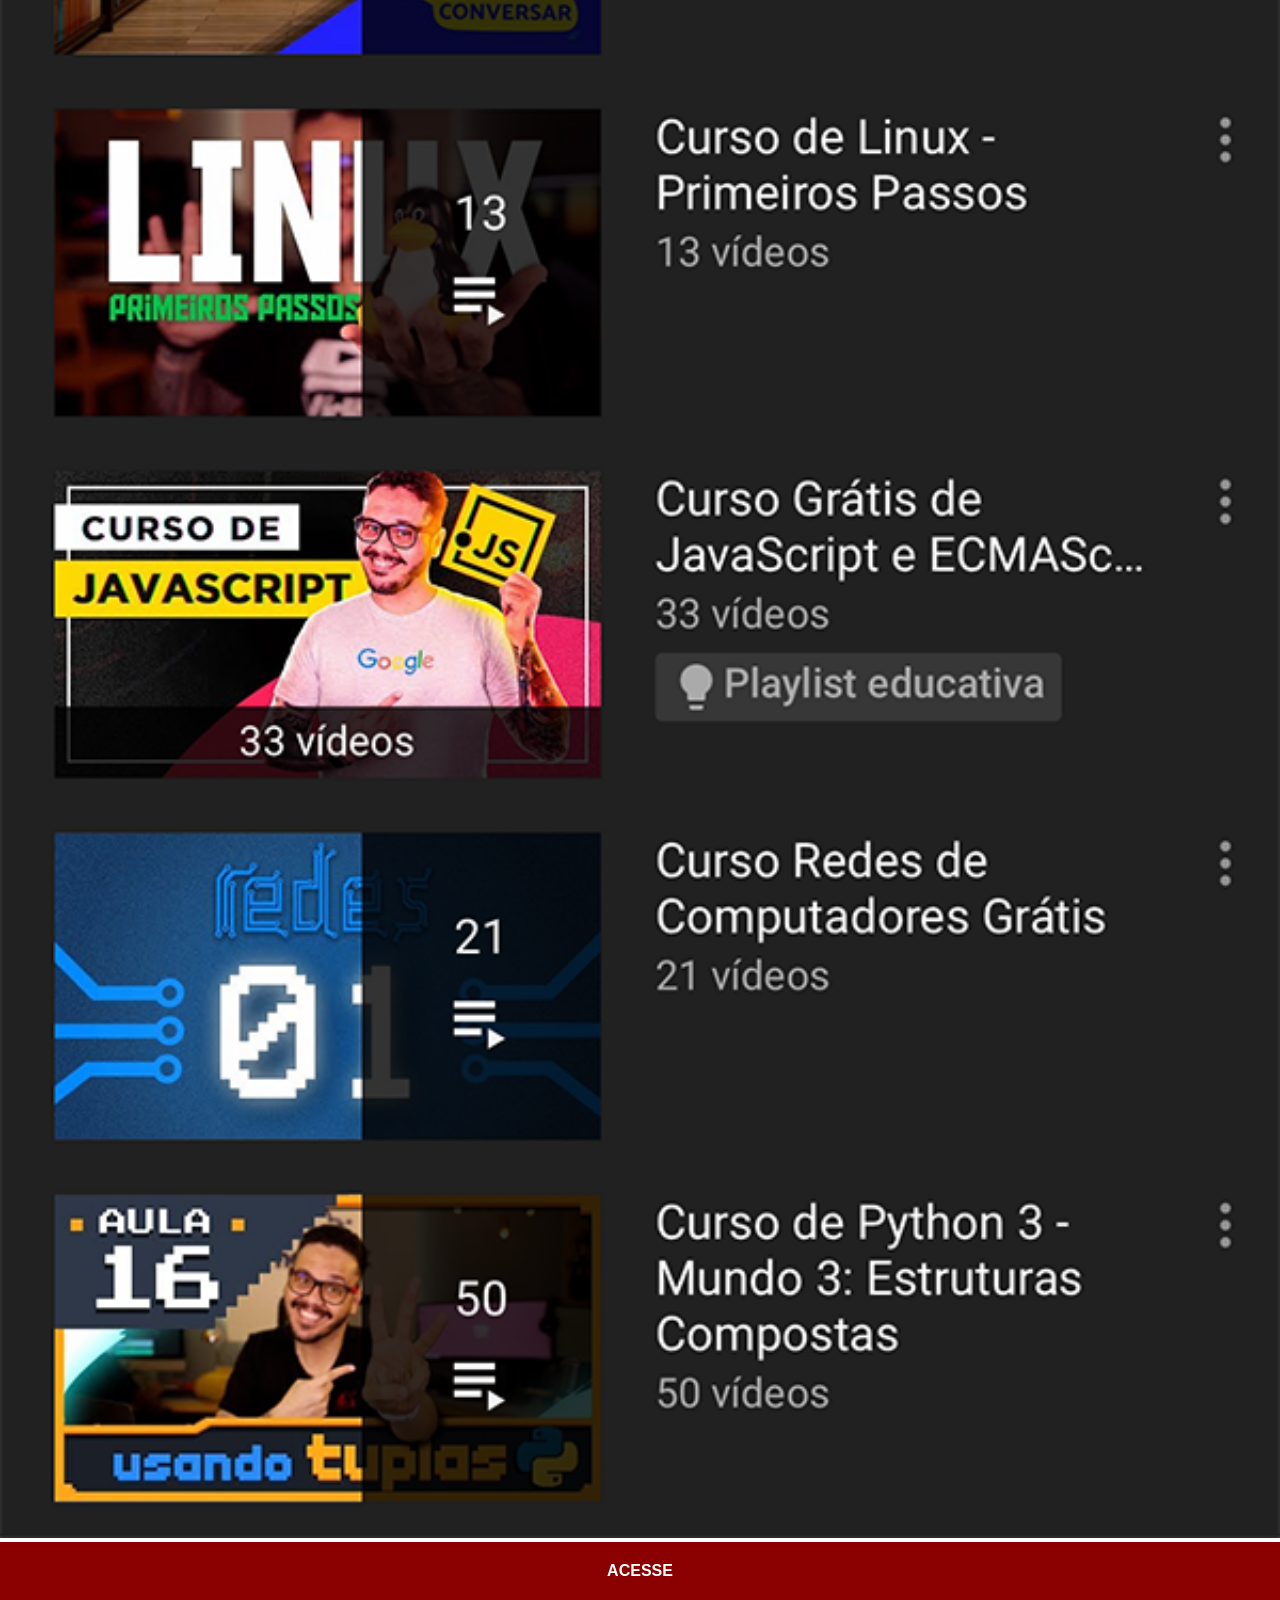
<file: youtube.html>
<!DOCTYPE html>
<html lang="pt-br">
<head>
    <meta charset="UTF-8">
    <meta name="viewport" content="width=device-width, initial-scale=1.0">
    <title>Youtube</title>
    <link rel="stylesheet" href="estilo/social.css">
</head>
<body>
    <img src="imagens/tela-youtube.png" alt="Youtube">
    <a href="https://www.youtube.com/@cursoemvideo/videos" target="_blank">ACESSE</a>
</body>
</html>
</file>
<file: estilos/style.css>
@charset "UTF-8";

* {
    margin: 0px;
    padding: 0px;
    font-family: Arial, Helvetica, sans-serif;
}

html, body {
    height: 100vh;
    width: 100vw;
    background-color: black;
}

body {
    background: url(../imagens/fundo-madeira.jpg) no-repeat top center;
    background-size: cover;
    background-attachment: fixed;
}

main {
    height: 100vh;
    position: relative;
}

section#telefone {
    position: absolute;
    top: 50%;
    left: 50%;
    transform: translate(-50%, -50%);

    height: 627px;
    width: 311px;
    background: url(../imagens/frame-iphone.png) no-repeat
}

iframe#tela {
    position: relative;
    top: 80px;
    left: 22px;
    width: 267px;
    height: 471px;
}

section#redes-sociais {
    text-align: right;
}

section#redes-sociais > a > img {
    width: 50px;
    margin: 10px;
    border-radius: 50%;
    box-shadow: 2px 2px 5px rgba(0, 0, 0, 0.400);
    box-sizing: border-box;
}

section#redes-sociais img:hover {
    border: 2px solid rgba(255, 255, 255, 0.684);
    transform: translate(-3px, -3px);
    box-shadow: 5px 5px 10px rgba(0, 0, 0, 0.866);
    transition: transform .3s, border .8s;
}
</file>
<file: estilo/social.css>
@charset "UTF-8";

        * {
            margin: 0px;
            padding: 0px;
            font-family: Arial, Helvetica, sans-serif;
        }

        ::-webkit-scrollbar {
            width: 0px;
            height: 0px;
        }

        img {
            width: 100vw;
        }

        a {
            display: block;
            background-color: darkred;
            padding: 20px;
            text-align: center;
            font-weight: bolder;
            text-decoration: none;
            color: white;
        }

        a:hover {
            background-color: red;
        }
</file>
